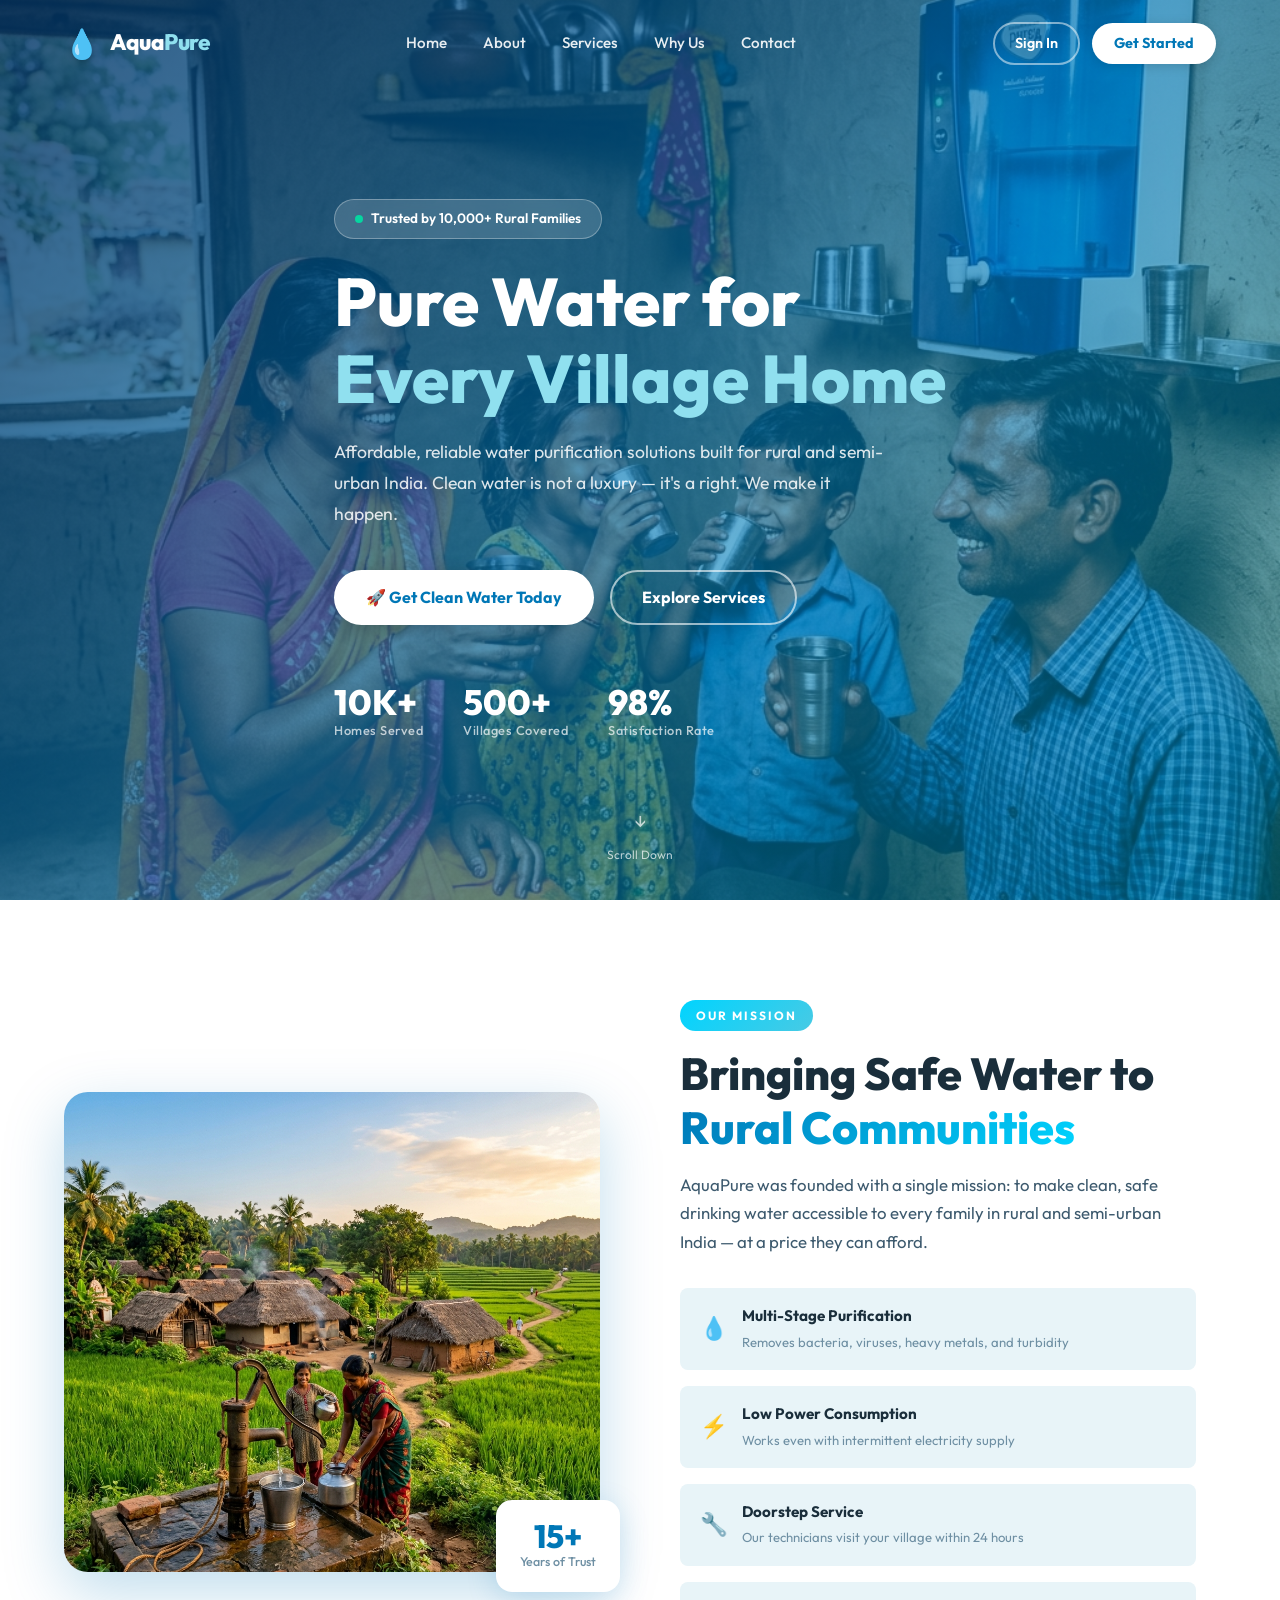
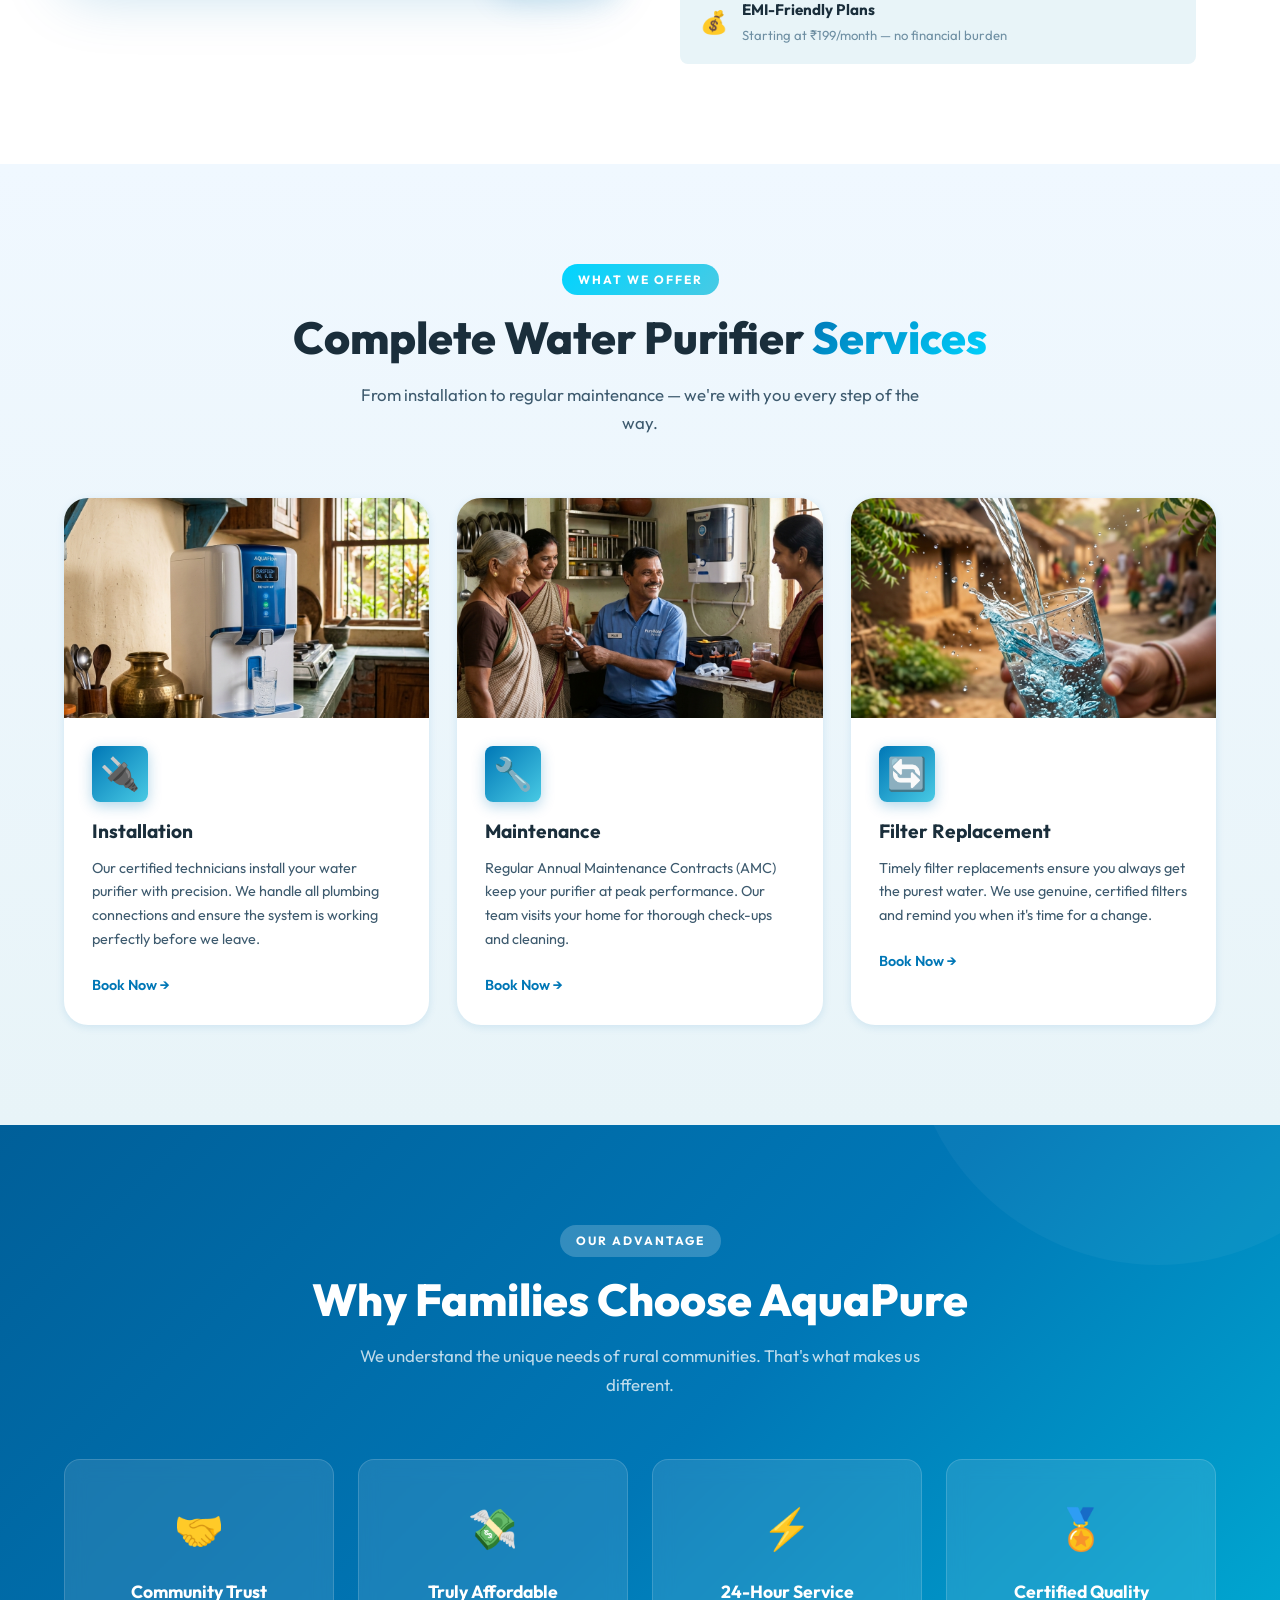
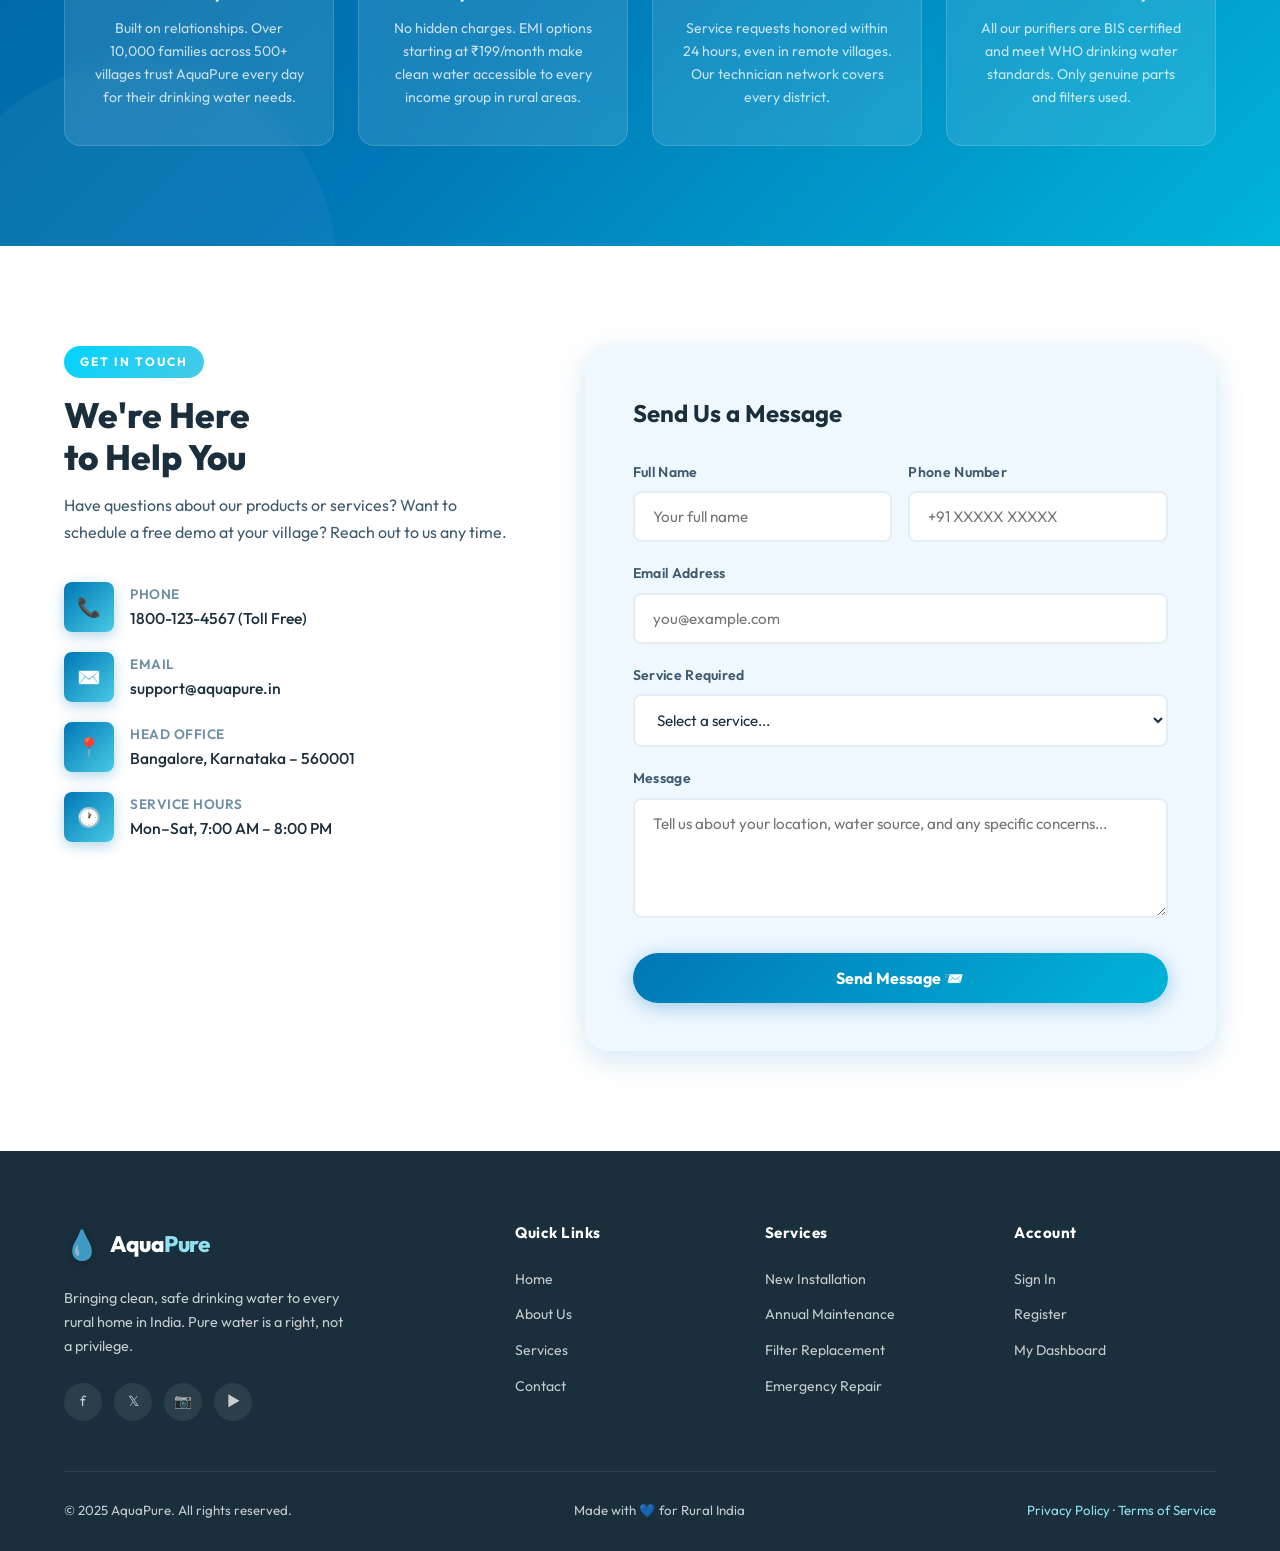
<file: dti-2/index.html>
<!DOCTYPE html>
<html lang="en">

<head>
  <meta charset="UTF-8" />
  <meta name="viewport" content="width=device-width, initial-scale=1.0" />
  <title>AquaPure – Pure Water for Every Rural Home</title>
  <meta name="description"
    content="AquaPure delivers affordable, clean drinking water solutions to rural and semi-urban families across India. Book installation, maintenance, and filter replacement services near you." />
  <meta name="keywords"
    content="water purifier, rural water, clean water, village water purifier, affordable water purifier India" />
  <link rel="stylesheet" href="css/styles.css" />
</head>

<body>

  <!-- ===== NAVBAR ===== -->
  <nav class="navbar" id="navbar" aria-label="Main navigation">
    <div class="nav-container">
      <a href="index.html" class="nav-logo" aria-label="AquaPure Home">
        <span class="nav-logo-icon">💧</span>
        <span class="nav-logo-text">Aqua<span>Pure</span></span>
      </a>

      <ul class="nav-links" role="list">
        <li><a href="index.html">Home</a></li>
        <li><a href="#about">About</a></li>
        <li><a href="services.html">Services</a></li>
        <li><a href="#why-us">Why Us</a></li>
        <li><a href="#contact">Contact</a></li>
      </ul>

      <div class="nav-actions">
        <a href="login.html" class="nav-login" id="nav-login-btn">Sign In</a>
        <a href="register.html" class="nav-register" id="nav-register-btn">Get Started</a>
      </div>

      <button class="hamburger" id="hamburger" aria-label="Toggle mobile menu" aria-expanded="false">
        <span></span><span></span><span></span>
      </button>
    </div>
  </nav>

  <!-- Mobile Nav -->
  <nav class="mobile-nav" id="mobile-nav" aria-label="Mobile navigation">
    <a href="index.html" class="mobile-nav-link">🏠 Home</a>
    <a href="#about" class="mobile-nav-link">🏡 About</a>
    <a href="services.html" class="mobile-nav-link">🔧 Services</a>
    <a href="#why-us" class="mobile-nav-link">⭐ Why Us</a>
    <a href="#contact" class="mobile-nav-link">📞 Contact</a>
    <div class="mobile-nav-actions">
      <a href="login.html" class="btn-secondary">Sign In</a>
      <a href="register.html" class="btn-primary">✨ Get Started</a>
    </div>
  </nav>
  <div class="overlay" id="overlay"></div>

  <!-- ===== HERO SECTION ===== -->
  <section class="hero" id="home" aria-label="Hero section">
    <div class="hero-bg" role="img" aria-label="Rural family drinking clean water"></div>
    <div class="container hero-content">
      <div class="hero-badge">
        <span class="dot"></span>
        Trusted by 10,000+ Rural Families
      </div>

      <h1>Pure Water for<span>Every Village Home</span></h1>

      <p class="hero-desc">
        Affordable, reliable water purification solutions built for rural and semi-urban India.
        Clean water is not a luxury — it's a right. We make it happen.
      </p>

      <div class="hero-actions">
        <a href="register.html" class="btn-primary" id="hero-cta-btn">🚀 Get Clean Water Today</a>
        <a href="#services" class="btn-secondary">Explore Services</a>
      </div>

      <div class="hero-stats">
        <div class="stat-item">
          <div class="stat-number">10K+</div>
          <div class="stat-label">Homes Served</div>
        </div>
        <div class="stat-item">
          <div class="stat-number">500+</div>
          <div class="stat-label">Villages Covered</div>
        </div>
        <div class="stat-item">
          <div class="stat-number">98%</div>
          <div class="stat-label">Satisfaction Rate</div>
        </div>
      </div>
    </div>

    <div class="scroll-indicator" aria-hidden="true">
      <span>↓</span> Scroll Down
    </div>
  </section>

  <!-- ===== ABOUT SECTION ===== -->
  <section class="about" id="about" aria-label="About AquaPure">
    <div class="container">
      <div class="about-grid">
        <div class="about-image-wrapper animate-on-scroll">
          <img src="images/village-water.png" alt="Peaceful Indian village with clean water source"
            class="about-image-main" loading="lazy" />
          <div class="about-image-badge">
            <div class="badge-number">15+</div>
            <div class="badge-label">Years of Trust</div>
          </div>
        </div>

        <div class="about-text animate-on-scroll">
          <span class="section-tag">Our Mission</span>
          <h2 class="section-title">
            Bringing Safe Water to<span> Rural Communities</span>
          </h2>
          <p class="section-subtitle">
            AquaPure was founded with a single mission: to make clean, safe drinking water accessible to every family in
            rural and semi-urban India — at a price they can afford.
          </p>

          <div class="about-features">
            <div class="feature-row">
              <span class="feat-icon">💧</span>
              <div class="feat-text">
                <strong>Multi-Stage Purification</strong>
                <span>Removes bacteria, viruses, heavy metals, and turbidity</span>
              </div>
            </div>
            <div class="feature-row">
              <span class="feat-icon">⚡</span>
              <div class="feat-text">
                <strong>Low Power Consumption</strong>
                <span>Works even with intermittent electricity supply</span>
              </div>
            </div>
            <div class="feature-row">
              <span class="feat-icon">🔧</span>
              <div class="feat-text">
                <strong>Doorstep Service</strong>
                <span>Our technicians visit your village within 24 hours</span>
              </div>
            </div>
            <div class="feature-row">
              <span class="feat-icon">💰</span>
              <div class="feat-text">
                <strong>EMI-Friendly Plans</strong>
                <span>Starting at ₹199/month — no financial burden</span>
              </div>
            </div>
          </div>
        </div>
      </div>
    </div>
  </section>

  <!-- ===== SERVICES SECTION ===== -->
  <section class="services" id="services" aria-label="Our services">
    <div class="container">
      <div class="services-header animate-on-scroll">
        <span class="section-tag">What We Offer</span>
        <h2 class="section-title">Complete Water Purifier <span>Services</span></h2>
        <p class="section-subtitle">From installation to regular maintenance — we're with you every step of the way.</p>
      </div>

      <div class="services-grid">
        <!-- Service 1 -->
        <div class="service-card animate-on-scroll" tabindex="0">
          <div class="service-image-wrap">
            <img src="images/purifier-device.png" alt="Water purifier installation service" class="service-image"
              loading="lazy" />
          </div>
          <div class="service-body">
            <div class="service-icon">🔌</div>
            <h3 class="service-title">Installation</h3>
            <p class="service-desc">
              Our certified technicians install your water purifier with precision. We handle all plumbing connections
              and ensure the system is working perfectly before we leave.
            </p>
            <a href="register.html" class="service-link">Book Now →</a>
          </div>
        </div>

        <!-- Service 2 -->
        <div class="service-card animate-on-scroll" tabindex="0">
          <div class="service-image-wrap">
            <img src="images/technician-service.png" alt="Water purifier maintenance service" class="service-image"
              loading="lazy" />
          </div>
          <div class="service-body">
            <div class="service-icon">🔧</div>
            <h3 class="service-title">Maintenance</h3>
            <p class="service-desc">
              Regular Annual Maintenance Contracts (AMC) keep your purifier at peak performance. Our team visits your
              home for thorough check-ups and cleaning.
            </p>
            <a href="register.html" class="service-link">Book Now →</a>
          </div>
        </div>

        <!-- Service 3 -->
        <div class="service-card animate-on-scroll" tabindex="0">
          <div class="service-image-wrap">
            <img src="images/clean-water.png" alt="Water filter replacement service" class="service-image"
              loading="lazy" />
          </div>
          <div class="service-body">
            <div class="service-icon">🔄</div>
            <h3 class="service-title">Filter Replacement</h3>
            <p class="service-desc">
              Timely filter replacements ensure you always get the purest water. We use genuine, certified filters and
              remind you when it's time for a change.
            </p>
            <a href="register.html" class="service-link">Book Now →</a>
          </div>
        </div>
      </div>
    </div>
  </section>

  <!-- ===== WHY CHOOSE US ===== -->
  <section class="why-us" id="why-us" aria-label="Why choose AquaPure">
    <div class="container">
      <div class="why-us-header animate-on-scroll">
        <span class="section-tag">Our Advantage</span>
        <h2 class="section-title">Why Families Choose AquaPure</h2>
        <p class="section-subtitle">We understand the unique needs of rural communities. That's what makes us different.
        </p>
      </div>

      <div class="why-grid">
        <div class="why-card animate-on-scroll">
          <span class="why-card-icon">🤝</span>
          <h3>Community Trust</h3>
          <p>Built on relationships. Over 10,000 families across 500+ villages trust AquaPure every day for their
            drinking water needs.</p>
        </div>
        <div class="why-card animate-on-scroll">
          <span class="why-card-icon">💸</span>
          <h3>Truly Affordable</h3>
          <p>No hidden charges. EMI options starting at ₹199/month make clean water accessible to every income group in
            rural areas.</p>
        </div>
        <div class="why-card animate-on-scroll">
          <span class="why-card-icon">⚡</span>
          <h3>24-Hour Service</h3>
          <p>Service requests honored within 24 hours, even in remote villages. Our technician network covers every
            district.</p>
        </div>
        <div class="why-card animate-on-scroll">
          <span class="why-card-icon">🏅</span>
          <h3>Certified Quality</h3>
          <p>All our purifiers are BIS certified and meet WHO drinking water standards. Only genuine parts and filters
            used.</p>
        </div>
      </div>
    </div>
  </section>

  <!-- ===== CONTACT SECTION ===== -->
  <section class="contact" id="contact" aria-label="Contact AquaPure">
    <div class="container">
      <div class="contact-grid">
        <div class="contact-info animate-on-scroll">
          <span class="section-tag">Get In Touch</span>
          <h2>We're Here<br>to Help You</h2>
          <p>Have questions about our products or services? Want to schedule a free demo at your village? Reach out to
            us any time.</p>

          <div class="contact-details">
            <div class="contact-item">
              <div class="contact-item-icon">📞</div>
              <div class="contact-item-text">
                <strong>Phone</strong>
                <span>1800-123-4567 (Toll Free)</span>
              </div>
            </div>
            <div class="contact-item">
              <div class="contact-item-icon">✉️</div>
              <div class="contact-item-text">
                <strong>Email</strong>
                <span>support@aquapure.in</span>
              </div>
            </div>
            <div class="contact-item">
              <div class="contact-item-icon">📍</div>
              <div class="contact-item-text">
                <strong>Head Office</strong>
                <span>Bangalore, Karnataka – 560001</span>
              </div>
            </div>
            <div class="contact-item">
              <div class="contact-item-icon">🕐</div>
              <div class="contact-item-text">
                <strong>Service Hours</strong>
                <span>Mon–Sat, 7:00 AM – 8:00 PM</span>
              </div>
            </div>
          </div>
        </div>

        <div class="contact-form-wrap animate-on-scroll">
          <h3>Send Us a Message</h3>
          <form id="contact-form" novalidate>
            <div class="form-row">
              <div class="form-group">
                <label for="contact-name">Full Name</label>
                <input type="text" id="contact-name" name="name" placeholder="Your full name" required />
              </div>
              <div class="form-group">
                <label for="contact-phone">Phone Number</label>
                <input type="tel" id="contact-phone" name="phone" placeholder="+91 XXXXX XXXXX" required />
              </div>
            </div>
            <div class="form-group">
              <label for="contact-email">Email Address</label>
              <input type="email" id="contact-email" name="email" placeholder="you@example.com" required />
            </div>
            <div class="form-group">
              <label for="contact-service">Service Required</label>
              <select id="contact-service" name="service" required>
                <option value="">Select a service...</option>
                <option>New Installation</option>
                <option>Annual Maintenance</option>
                <option>Filter Replacement</option>
                <option>Emergency Repair</option>
                <option>Product Enquiry</option>
              </select>
            </div>
            <div class="form-group">
              <label for="contact-message">Message</label>
              <textarea id="contact-message" name="message"
                placeholder="Tell us about your location, water source, and any specific concerns..."
                rows="4"></textarea>
            </div>
            <button type="submit" class="btn-primary form-submit" id="contact-submit-btn">
              Send Message 📨
            </button>
          </form>
          <div class="form-success" id="form-success-msg">
            <div class="success-icon">✅</div>
            <h4>Message Sent!</h4>
            <p>We'll get back to you within 24 hours.</p>
          </div>
        </div>
      </div>
    </div>
  </section>

  <!-- ===== FOOTER ===== -->
  <footer class="footer" aria-label="Site footer">
    <div class="container">
      <div class="footer-grid">
        <div class="footer-brand">
          <div class="nav-logo">
            <span class="nav-logo-icon">💧</span>
            <span class="nav-logo-text">Aqua<span>Pure</span></span>
          </div>
          <p>Bringing clean, safe drinking water to every rural home in India. Pure water is a right, not a privilege.
          </p>
          <div class="footer-socials">
            <div class="social-btn" aria-label="Facebook">f</div>
            <div class="social-btn" aria-label="Twitter">𝕏</div>
            <div class="social-btn" aria-label="Instagram">📷</div>
            <div class="social-btn" aria-label="YouTube">▶</div>
          </div>
        </div>

        <div class="footer-col">
          <h4>Quick Links</h4>
          <ul>
            <li><a href="index.html">Home</a></li>
            <li><a href="#about">About Us</a></li>
            <li><a href="services.html">Services</a></li>
            <li><a href="#contact">Contact</a></li>
          </ul>
        </div>

        <div class="footer-col">
          <h4>Services</h4>
          <ul>
            <li><a href="register.html">New Installation</a></li>
            <li><a href="register.html">Annual Maintenance</a></li>
            <li><a href="register.html">Filter Replacement</a></li>
            <li><a href="register.html">Emergency Repair</a></li>
          </ul>
        </div>

        <div class="footer-col">
          <h4>Account</h4>
          <ul>
            <li><a href="login.html">Sign In</a></li>
            <li><a href="register.html">Register</a></li>
            <li><a href="dashboard.html">My Dashboard</a></li>
          </ul>
        </div>
      </div>

      <div class="footer-bottom">
        <span>© 2025 AquaPure. All rights reserved.</span>
        <span>Made with 💙 for Rural India</span>
        <span><a href="#">Privacy Policy</a> · <a href="#">Terms of Service</a></span>
      </div>
    </div>
  </footer>

  <script src="js/main.js"></script>
</body>

</html>
</file>
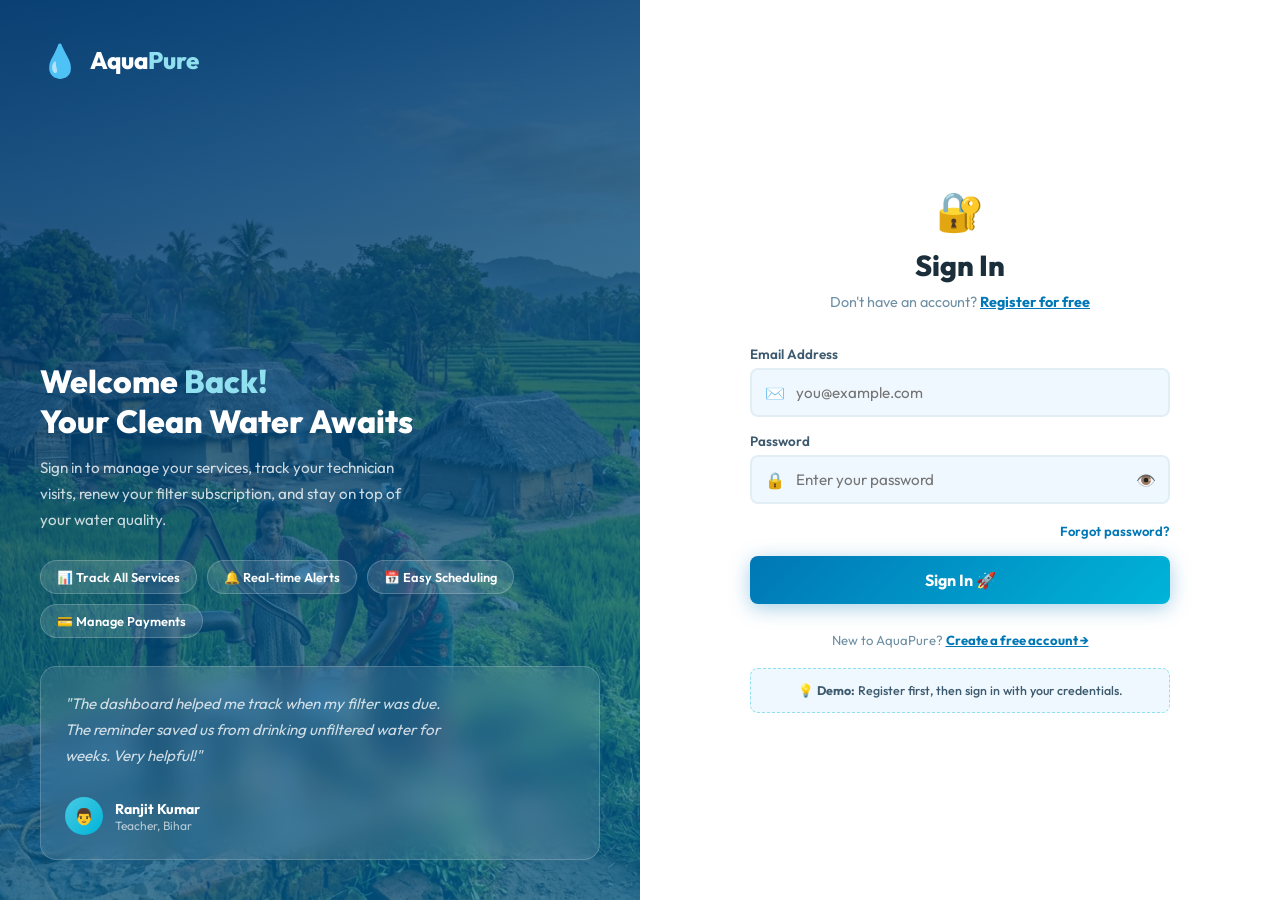
<file: dti-2/dashboard.html>
<!DOCTYPE html>
<html lang="en">
<head>
  <meta charset="UTF-8" />
  <meta name="viewport" content="width=device-width, initial-scale=1.0" />
  <title>Dashboard – AquaPure | Manage Your Services</title>
  <meta name="description" content="Manage your AquaPure water purifier services from your personal dashboard. Book services, track history, and manage your account." />
  <link rel="stylesheet" href="css/dashboard.css" />
</head>
<body>

  <div class="dashboard-layout">

    <!-- ===== SIDEBAR ===== -->
    <aside class="sidebar" id="sidebar" aria-label="Dashboard sidebar">
      <!-- Logo -->
      <div class="sidebar-logo">
        <span class="sidebar-logo-icon">💧</span>
        <span class="sidebar-logo-text">Aqua<span>Pure</span></span>
      </div>

      <!-- User Info -->
      <div class="sidebar-user">
        <div class="user-avatar" id="sidebar-avatar">A</div>
        <div class="user-info-text">
          <div class="user-greeting">Good Day,</div>
          <div class="user-name" id="sidebar-username">Loading...</div>
        </div>
      </div>

      <!-- Navigation -->
      <nav class="sidebar-nav" aria-label="Dashboard navigation">
        <span class="sidebar-label">Main Menu</span>
        <a href="#" class="sidebar-link active" id="nav-overview">
          <span class="link-icon">🏠</span> Overview
        </a>
        <a href="#" class="sidebar-link" id="nav-services-link">
          <span class="link-icon">🔧</span> My Services
          <span class="link-badge">3</span>
        </a>
        <a href="#" class="sidebar-link" id="nav-book">
          <span class="link-icon">📅</span> Book Service
        </a>
        <a href="#" class="sidebar-link" id="nav-history">
          <span class="link-icon">📋</span> Service History
        </a>

        <span class="sidebar-label">Account</span>
        <a href="#" class="sidebar-link" id="nav-profile">
          <span class="link-icon">👤</span> My Profile
        </a>
        <a href="#" class="sidebar-link" id="nav-notifications">
          <span class="link-icon">🔔</span> Notifications
        </a>
      </nav>

      <!-- Logout -->
      <div class="sidebar-bottom">
        <button class="sidebar-logout" id="logout-btn" aria-label="Logout">
          <span class="link-icon">🚪</span> Sign Out
        </button>
      </div>
    </aside>

    <!-- ===== MAIN CONTENT ===== -->
    <div class="main-content">

      <!-- Top Header -->
      <header class="dash-header" aria-label="Dashboard header">
        <div class="dash-header-left">
          <button class="menu-toggle" id="menu-toggle" aria-label="Toggle sidebar">☰</button>
          <div class="dash-breadcrumb">
            Dashboard / <span>Overview</span>
          </div>
        </div>
        <div class="dash-header-right">
          <button class="notification-btn" id="notif-btn" aria-label="Notifications">
            🔔
            <span class="notif-dot"></span>
          </button>
          <div class="header-user" id="header-user-btn">
            <div class="header-avatar" id="header-avatar">A</div>
            <span class="header-user-name" id="header-username">Loading...</span>
          </div>
        </div>
      </header>

      <!-- Dashboard Body -->
      <main class="dash-body" aria-label="Dashboard content">

        <!-- ===== PANEL: OVERVIEW (default) ===== -->
        <div class="dash-panel" id="panel-overview">

          <!-- Welcome Banner -->
          <div class="welcome-banner">
            <div class="welcome-text">
              <div class="welcome-greeting">Welcome back 👋</div>
              <div class="welcome-name">Hello, <span id="welcome-name">User</span>!</div>
              <div class="welcome-sub">Your water purifier is running perfectly. Last check: today.</div>
            </div>
            <div class="welcome-action">
              <button class="book-service-btn" id="book-service-main-btn">
                📅 Book a Service
              </button>
            </div>
          </div>

          <!-- Stats Row -->
          <div class="stats-row">
            <div class="stat-card">
              <div class="stat-card-icon blue">💧</div>
              <div class="stat-card-info">
                <div class="stat-val">3</div>
                <div class="stat-lbl">Active Services</div>
              </div>
            </div>
            <div class="stat-card">
              <div class="stat-card-icon green">✅</div>
              <div class="stat-card-info">
                <div class="stat-val">12</div>
                <div class="stat-lbl">Services Completed</div>
              </div>
            </div>
            <div class="stat-card">
              <div class="stat-card-icon yellow">⏰</div>
              <div class="stat-card-info">
                <div class="stat-val">45</div>
                <div class="stat-lbl">Days to Filter Change</div>
              </div>
            </div>
            <div class="stat-card">
              <div class="stat-card-icon purple">⭐</div>
              <div class="stat-card-info">
                <div class="stat-val">4.9</div>
                <div class="stat-lbl">Your Rating</div>
              </div>
            </div>
          </div>

          <!-- Main Dashboard Grid -->
          <div class="dash-grid">

            <!-- Services Available Card -->
            <div class="dash-card">
              <div class="dash-card-header">
                <h2 class="dash-card-title">Available Services</h2>
                <span class="dash-card-action" id="view-all-services">View All →</span>
              </div>
              <div class="dash-card-body">
                <div class="service-item">
                  <div class="service-item-icon si-blue">🔌</div>
                  <div class="service-item-info">
                    <div class="service-item-name">New Installation</div>
                    <div class="service-item-desc">Professional setup by certified technician</div>
                  </div>
                  <button class="service-item-action" onclick="openBookingModal('New Installation')">Book</button>
                </div>
                <div class="service-item">
                  <div class="service-item-icon si-green">🔧</div>
                  <div class="service-item-info">
                    <div class="service-item-name">Annual Maintenance</div>
                    <div class="service-item-desc">Complete AMC check and cleaning service</div>
                  </div>
                  <button class="service-item-action" onclick="openBookingModal('Annual Maintenance')">Book</button>
                </div>
                <div class="service-item">
                  <div class="service-item-icon si-orange">🔄</div>
                  <div class="service-item-info">
                    <div class="service-item-name">Filter Replacement</div>
                    <div class="service-item-desc">Genuine certified filters, installed same day</div>
                  </div>
                  <button class="service-item-action" onclick="openBookingModal('Filter Replacement')">Book</button>
                </div>
                <div class="service-item">
                  <div class="service-item-icon si-blue" style="background: linear-gradient(135deg, #dc2626, #f87171);">🚨</div>
                  <div class="service-item-info">
                    <div class="service-item-name">Emergency Repair</div>
                    <div class="service-item-desc">Priority response within 4 hours</div>
                  </div>
                  <button class="service-item-action" onclick="openBookingModal('Emergency Repair')">Book</button>
                </div>
              </div>
            </div>

            <!-- User Info Card -->
            <div class="dash-card">
              <div class="dash-card-header">
                <h2 class="dash-card-title">My Account</h2>
                <span class="dash-card-action" id="edit-profile-btn">Edit →</span>
              </div>
              <div class="user-info-card">
                <div class="user-info-avatar" id="profile-avatar">A</div>
                <div class="user-info-fullname" id="profile-name">Loading...</div>
                <div class="user-info-email" id="profile-email">loading@email.com</div>
                <div class="user-info-tag">✅ Verified Member</div>
                <div class="user-details-list">
                  <div class="user-detail-row">
                    <span class="detail-icon">📞</span>
                    <span class="detail-label">Phone</span>
                    <span class="detail-val" id="profile-phone">–</span>
                  </div>
                  <div class="user-detail-row">
                    <span class="detail-icon">🗓️</span>
                    <span class="detail-label">Member Since</span>
                    <span class="detail-val" id="profile-joined">–</span>
                  </div>
                  <div class="user-detail-row">
                    <span class="detail-icon">🌍</span>
                    <span class="detail-label">Plan</span>
                    <span class="detail-val">Rural Basic</span>
                  </div>
                  <div class="user-detail-row">
                    <span class="detail-icon">⭐</span>
                    <span class="detail-label">Status</span>
                    <span class="detail-val" style="color:#059669;">Active</span>
                  </div>
                </div>
              </div>
            </div>
          </div>

          <!-- Banner Image Row -->
          <div class="banner-row">
            <div class="banner-card">
              <img src="images/hero-family.png" alt="Happy rural family with clean water" loading="lazy" />
              <div class="banner-card-overlay">
                <div class="banner-card-title">Happy Customers</div>
                <div class="banner-card-sub">10,000+ rural families served</div>
              </div>
            </div>
            <div class="banner-card">
              <img src="images/technician-service.png" alt="Technician servicing water purifier" loading="lazy" />
              <div class="banner-card-overlay">
                <div class="banner-card-title">Expert Technicians</div>
                <div class="banner-card-sub">Certified, trained professionals</div>
              </div>
            </div>
            <div class="banner-card">
              <img src="images/clean-water.png" alt="Pure clean drinking water" loading="lazy" />
              <div class="banner-card-overlay">
                <div class="banner-card-title">Pure Water</div>
                <div class="banner-card-sub">WHO-compliant water quality</div>
              </div>
            </div>
          </div>

        </div><!-- /panel-overview -->

        <!-- ===== PANEL: MY SERVICES ===== -->
        <div class="dash-panel" id="panel-services" style="display:none;">
          <div class="panel-page-header">
            <h1 class="panel-page-title">🔧 My Services</h1>
            <button class="book-service-btn" id="book-service-panel-btn" style="font-size:0.9rem;padding:11px 22px;">📅 Book New Service</button>
          </div>

          <div class="dash-card" style="margin-bottom:24px;">
            <div class="dash-card-header">
              <h2 class="dash-card-title">Available Services</h2>
            </div>
            <div class="dash-card-body">
              <div class="service-item">
                <div class="service-item-icon si-blue">🔌</div>
                <div class="service-item-info">
                  <div class="service-item-name">New Installation</div>
                  <div class="service-item-desc">Professional setup by certified technician – same-day in most areas</div>
                </div>
                <button class="service-item-action" onclick="openBookingModal('New Installation')">Book</button>
              </div>
              <div class="service-item">
                <div class="service-item-icon si-green">🔧</div>
                <div class="service-item-info">
                  <div class="service-item-name">Annual Maintenance (AMC)</div>
                  <div class="service-item-desc">Scheduled home visits, deep cleaning &amp; performance tuning</div>
                </div>
                <button class="service-item-action" onclick="openBookingModal('Annual Maintenance')">Book</button>
              </div>
              <div class="service-item">
                <div class="service-item-icon si-orange">🔄</div>
                <div class="service-item-info">
                  <div class="service-item-name">Filter Replacement</div>
                  <div class="service-item-desc">Genuine BIS-certified filters replaced with purity test</div>
                </div>
                <button class="service-item-action" onclick="openBookingModal('Filter Replacement')">Book</button>
              </div>
              <div class="service-item">
                <div class="service-item-icon" style="background:linear-gradient(135deg,#0369a1,#38bdf8);">🧪</div>
                <div class="service-item-info">
                  <div class="service-item-name">Water Quality Testing</div>
                  <div class="service-item-desc">WHO-standard 20-parameter test with digital report in 48 hrs</div>
                </div>
                <button class="service-item-action" onclick="openBookingModal('Water Quality Testing')">Book</button>
              </div>
              <div class="service-item">
                <div class="service-item-icon" style="background:linear-gradient(135deg,#dc2626,#f87171);">🚨</div>
                <div class="service-item-info">
                  <div class="service-item-name">Emergency Repair</div>
                  <div class="service-item-desc">24-hour response guarantee, even in remote areas</div>
                </div>
                <button class="service-item-action" onclick="openBookingModal('Emergency Repair')">Book</button>
              </div>
              <div class="service-item">
                <div class="service-item-icon" style="background:linear-gradient(135deg,#7c3aed,#a78bfa);">🤝</div>
                <div class="service-item-info">
                  <div class="service-item-name">Community / Village Program</div>
                  <div class="service-item-desc">Bulk installations &amp; NGO partnerships for panchayats</div>
                </div>
                <button class="service-item-action" onclick="openBookingModal('Community Program')">Enquire</button>
              </div>
            </div>
          </div>
        </div><!-- /panel-services -->

        <!-- ===== PANEL: SERVICE HISTORY ===== -->
        <div class="dash-panel" id="panel-history" style="display:none;">
          <div class="panel-page-header">
            <h1 class="panel-page-title">📋 Service History</h1>
          </div>
          <div class="dash-card">
            <div class="dash-card-header">
              <h2 class="dash-card-title">Your Booking History</h2>
              <span class="dash-card-action" id="refresh-history-btn">Refresh ↻</span>
            </div>
            <div class="dash-card-body" id="history-list">
              <!-- Populated by JS -->
              <p style="color:var(--text-light);text-align:center;padding:24px 0;">Loading history...</p>
            </div>
          </div>
        </div><!-- /panel-history -->

        <!-- ===== PANEL: PROFILE ===== -->
        <div class="dash-panel" id="panel-profile" style="display:none;">
          <div class="panel-page-header">
            <h1 class="panel-page-title">👤 My Profile</h1>
          </div>
          <div class="dash-grid" style="grid-template-columns:1fr 1.4fr;">
            <div class="dash-card">
              <div class="dash-card-header"><h2 class="dash-card-title">Account Details</h2></div>
              <div class="user-info-card">
                <div class="user-info-avatar" id="profile-avatar-full" style="width:88px;height:88px;font-size:2.2rem;">A</div>
                <div class="user-info-fullname" id="profile-name-full">Loading...</div>
                <div class="user-info-email" id="profile-email-full">loading@email.com</div>
                <div class="user-info-tag">✅ Verified Member</div>
                <div class="user-details-list">
                  <div class="user-detail-row">
                    <span class="detail-icon">📞</span>
                    <span class="detail-label">Phone</span>
                    <span class="detail-val" id="profile-phone-full">–</span>
                  </div>
                  <div class="user-detail-row">
                    <span class="detail-icon">🗓️</span>
                    <span class="detail-label">Member Since</span>
                    <span class="detail-val" id="profile-joined-full">–</span>
                  </div>
                  <div class="user-detail-row">
                    <span class="detail-icon">🌍</span>
                    <span class="detail-label">Plan</span>
                    <span class="detail-val">Rural Basic</span>
                  </div>
                  <div class="user-detail-row">
                    <span class="detail-icon">⭐</span>
                    <span class="detail-label">Status</span>
                    <span class="detail-val" style="color:#059669;">Active</span>
                  </div>
                </div>
              </div>
            </div>
            <div class="dash-card">
              <div class="dash-card-header"><h2 class="dash-card-title">Account Settings</h2></div>
              <div class="dash-card-body">
                <div style="display:flex;flex-direction:column;gap:16px;">
                  <div class="user-detail-row" style="flex-direction:column;align-items:flex-start;gap:8px;">
                    <span style="font-size:0.82rem;font-weight:700;color:var(--text-light);">FULL NAME</span>
                    <span id="settings-name" style="font-size:1rem;font-weight:600;color:var(--text-dark);">–</span>
                  </div>
                  <div class="user-detail-row" style="flex-direction:column;align-items:flex-start;gap:8px;">
                    <span style="font-size:0.82rem;font-weight:700;color:var(--text-light);">EMAIL ADDRESS</span>
                    <span id="settings-email" style="font-size:1rem;font-weight:600;color:var(--text-dark);">–</span>
                  </div>
                  <div class="user-detail-row" style="flex-direction:column;align-items:flex-start;gap:8px;">
                    <span style="font-size:0.82rem;font-weight:700;color:var(--text-light);">PHONE NUMBER</span>
                    <span id="settings-phone" style="font-size:1rem;font-weight:600;color:var(--text-dark);">–</span>
                  </div>
                  <div style="padding-top:12px;border-top:1px solid var(--light-bg);display:flex;gap:12px;flex-wrap:wrap;">
                    <button class="book-service-btn" id="change-password-btn" style="background:var(--off-white);color:var(--primary);box-shadow:none;border:2px solid var(--primary);font-size:0.88rem;padding:10px 20px;">🔒 Change Password</button>
                    <button class="book-service-btn" id="logout-profile-btn" style="background:linear-gradient(135deg,#ef4444,#f87171);font-size:0.88rem;padding:10px 20px;">🚪 Sign Out</button>
                  </div>
                </div>
              </div>
            </div>
          </div>
        </div><!-- /panel-profile -->

        <!-- ===== PANEL: NOTIFICATIONS ===== -->
        <div class="dash-panel" id="panel-notifications" style="display:none;">
          <div class="panel-page-header">
            <h1 class="panel-page-title">🔔 Notifications</h1>
          </div>
          <div class="dash-card">
            <div class="dash-card-header"><h2 class="dash-card-title">Recent Notifications</h2></div>
            <div class="dash-card-body" id="notifications-list">
              <!-- Populated by JS -->
            </div>
          </div>
        </div><!-- /panel-notifications -->

      </main>
    </div>
  </div>

  <!-- ===== BOOKING MODAL ===== -->
  <div class="modal-overlay" id="booking-modal" role="dialog" aria-modal="true" aria-labelledby="modal-title">
    <div class="modal-box">
      <div class="modal-header">
        <h2 class="modal-title" id="modal-title">Book a Service</h2>
        <button class="modal-close" id="modal-close-btn" aria-label="Close modal">✕</button>
      </div>
      <form class="modal-form" id="booking-form">
        <div>
          <label for="modal-service">Service Type</label>
          <select id="modal-service">
            <option>New Installation</option>
            <option>Annual Maintenance</option>
            <option>Filter Replacement</option>
            <option>Emergency Repair</option>
          </select>
        </div>
        <div>
          <label for="modal-date">Preferred Date</label>
          <input type="date" id="modal-date" min="" />
        </div>
        <div>
          <label for="modal-time">Preferred Time</label>
          <select id="modal-time">
            <option>9:00 AM – 11:00 AM</option>
            <option>11:00 AM – 1:00 PM</option>
            <option>2:00 PM – 4:00 PM</option>
            <option>4:00 PM – 6:00 PM</option>
          </select>
        </div>
        <div>
          <label for="modal-address">Service Address</label>
          <textarea id="modal-address" placeholder="Enter your complete village/town address..."></textarea>
        </div>
        <div class="modal-actions">
          <button type="button" class="modal-cancel" id="modal-cancel-btn">Cancel</button>
          <button type="submit" class="modal-submit">Confirm Booking ✅</button>
        </div>
      </form>
    </div>
  </div>

  <!-- Toast -->
  <div class="toast" id="toast" role="status" aria-live="polite"></div>

  <script src="js/dashboard.js"></script>
</body>
</html>
</file>
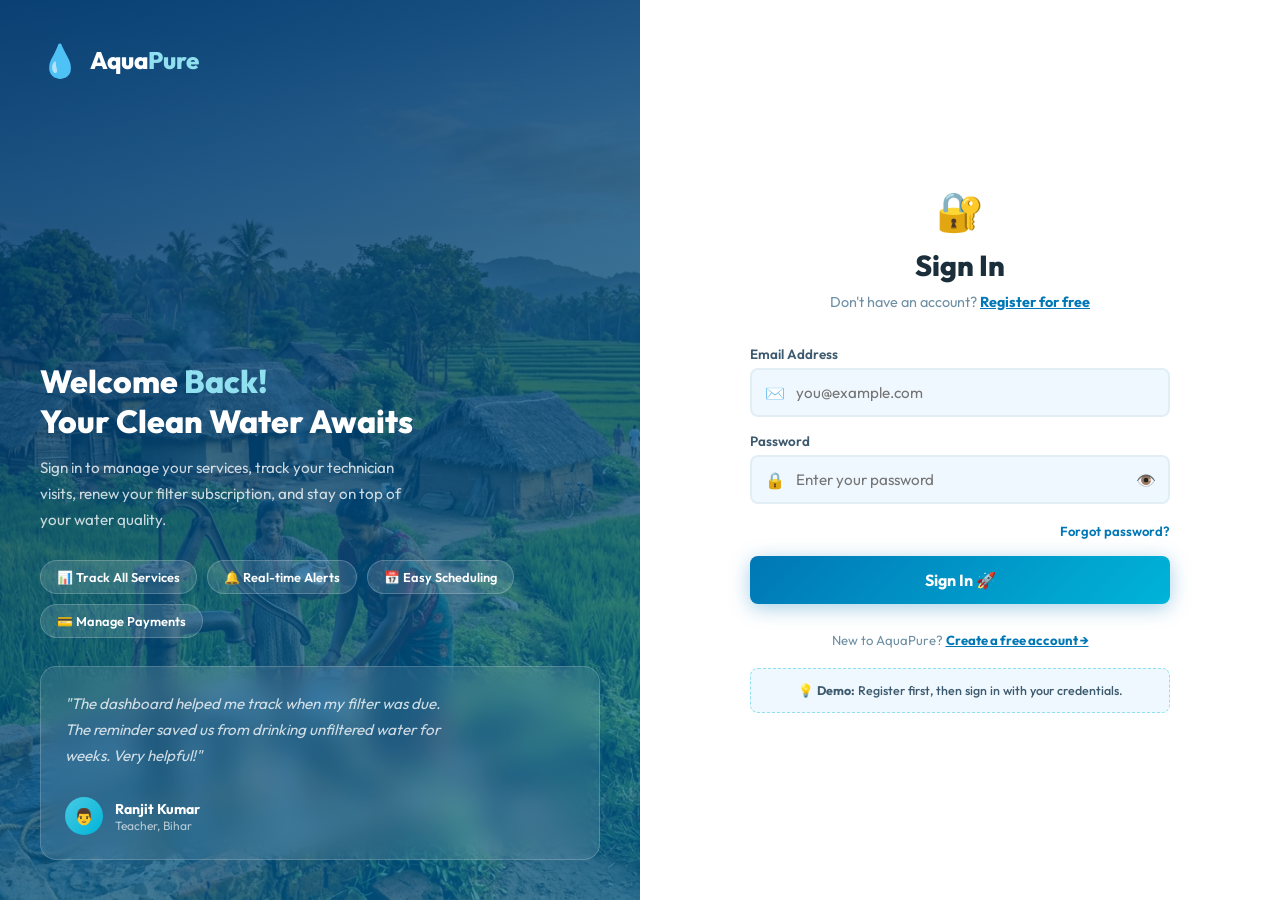
<file: dti-2/login.html>
<!DOCTYPE html>
<html lang="en">
<head>
  <meta charset="UTF-8" />
  <meta name="viewport" content="width=device-width, initial-scale=1.0" />
  <title>Sign In – AquaPure | Your Water, Your Dashboard</title>
  <meta name="description" content="Sign in to your AquaPure account to manage your water purifier services, track bookings, and access your dashboard." />
  <link rel="stylesheet" href="css/auth.css" />
</head>
<body>

  <div class="auth-wrapper">

    <!-- ===== LEFT VISUAL PANEL ===== -->
    <aside class="auth-visual" aria-label="Sign in benefits panel">
      <div class="auth-visual-content">
        <a href="index.html" class="auth-logo" aria-label="Go to AquaPure homepage">
          <span class="auth-logo-icon">💧</span>
          <span class="auth-logo-text">Aqua<span>Pure</span></span>
        </a>

        <div class="auth-tagline">
          <h2>Welcome<span> Back!</span><br>Your Clean Water Awaits</h2>
          <p>
            Sign in to manage your services, track your technician visits, renew your filter subscription, and stay on top of your water quality.
          </p>

          <div class="auth-badges">
            <span class="auth-badge">📊 Track All Services</span>
            <span class="auth-badge">🔔 Real-time Alerts</span>
            <span class="auth-badge">📅 Easy Scheduling</span>
            <span class="auth-badge">💳 Manage Payments</span>
          </div>

          <div class="auth-testimonial">
            <p class="testimonial-text">
              "The dashboard helped me track when my filter was due. The reminder saved us from drinking unfiltered water for weeks. Very helpful!"
            </p>
            <div class="testimonial-author">
              <div class="testimonial-avatar">👨</div>
              <div>
                <div class="author-name">Ranjit Kumar</div>
                <div class="author-place">Teacher, Bihar</div>
              </div>
            </div>
          </div>
        </div>
      </div>
    </aside>

    <!-- ===== RIGHT FORM PANEL ===== -->
    <main class="auth-form-panel" aria-label="Login form">
      <div class="auth-form-inner">

        <div class="auth-form-header">
          <span class="form-icon">🔐</span>
          <h1>Sign In</h1>
          <p>Don't have an account? <a href="register.html">Register for free</a></p>
        </div>

        <!-- Alert -->
        <div class="auth-alert" id="login-alert" role="alert" aria-live="polite">
          <span>⚠️</span>
          <span id="login-alert-msg"></span>
        </div>

        <form class="auth-form" id="login-form" novalidate>

          <!-- Email -->
          <div class="form-group">
            <label for="login-email">Email Address</label>
            <div class="input-wrap">
              <span class="input-icon">✉️</span>
              <input
                type="email"
                id="login-email"
                name="email"
                placeholder="you@example.com"
                autocomplete="email"
                required
              />
            </div>
            <span class="field-msg" id="login-email-msg"></span>
          </div>

          <!-- Password -->
          <div class="form-group">
            <label for="login-password">Password</label>
            <div class="input-wrap">
              <span class="input-icon">🔒</span>
              <input
                type="password"
                id="login-password"
                name="password"
                placeholder="Enter your password"
                autocomplete="current-password"
                required
              />
              <button type="button" class="password-toggle" id="toggle-login-pass" aria-label="Toggle password visibility">👁️</button>
            </div>
            <span class="field-msg" id="login-pass-msg"></span>
          </div>

          <div class="forgot-link">
            <a href="#">Forgot password?</a>
          </div>

          <!-- Submit -->
          <button type="submit" class="auth-submit-btn" id="login-submit-btn">
            <span id="login-btn-text">Sign In 🚀</span>
            <span class="btn-spinner" id="login-spinner"></span>
          </button>

        </form>

        <div style="margin-top: 28px; text-align: center; font-size: 0.82rem; color: #6e8fa3;">
          <p>New to AquaPure? <a href="register.html" style="color:#0077b6; font-weight:700;">Create a free account →</a></p>
        </div>

        <!-- Demo Hint -->
        <div style="margin-top: 20px; padding: 14px; background:#f0f8ff; border-radius: 8px; border: 1px dashed #90e0ef; text-align: center;">
          <p style="font-size: 0.78rem; color: #3d5a6e; font-weight: 500;">
            💡 <strong>Demo:</strong> Register first, then sign in with your credentials.
          </p>
        </div>

      </div>
    </main>

  </div>

  <script src="js/auth.js"></script>
</body>
</html>
</file>
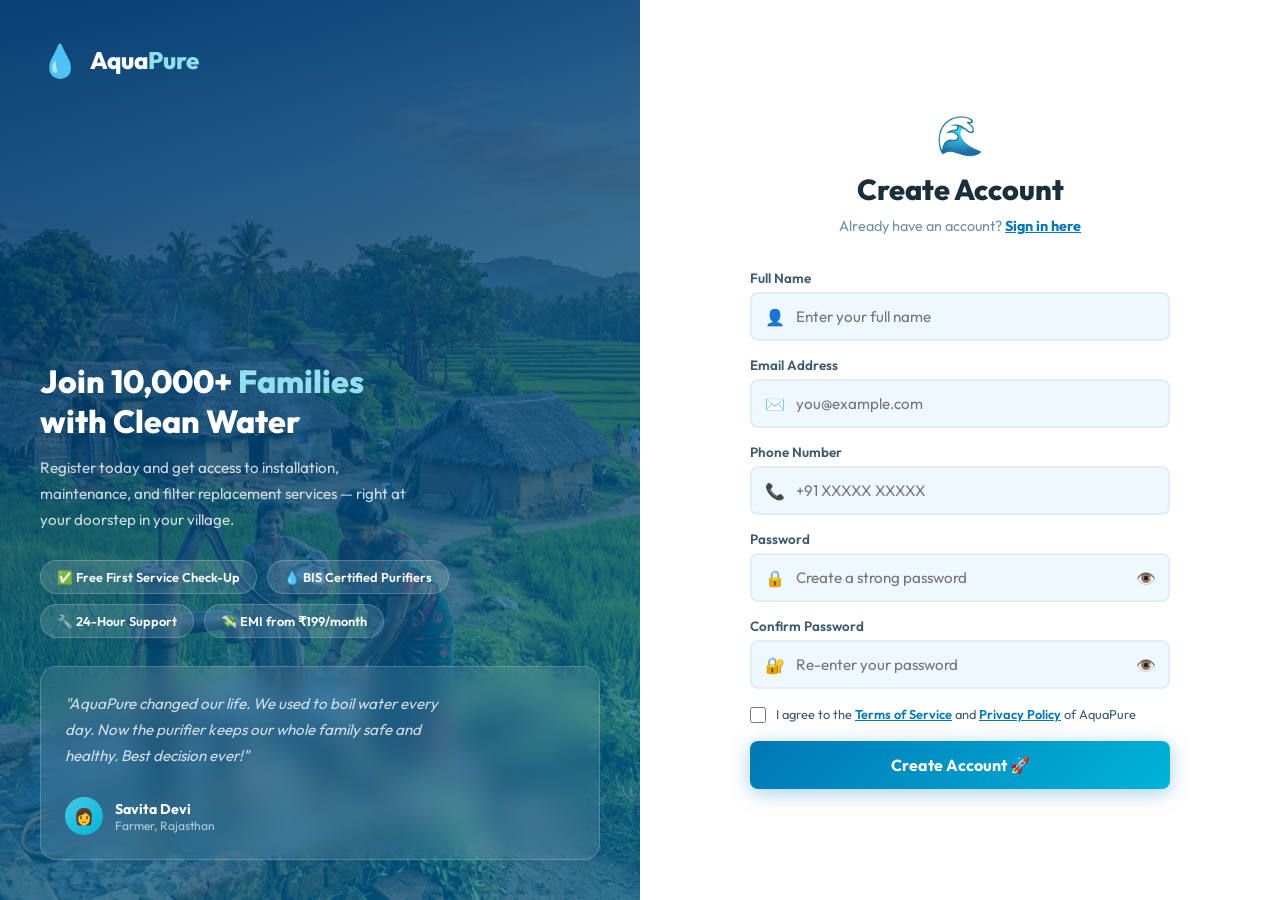
<file: dti-2/register.html>
<!DOCTYPE html>
<html lang="en">
<head>
  <meta charset="UTF-8" />
  <meta name="viewport" content="width=device-width, initial-scale=1.0" />
  <title>Register – AquaPure | Create Your Account</title>
  <meta name="description" content="Create your AquaPure account to book water purifier installation, maintenance, and filter replacement services in your village." />
  <link rel="stylesheet" href="css/auth.css" />
</head>
<body>

  <div class="auth-wrapper">

    <!-- ===== LEFT VISUAL PANEL ===== -->
    <aside class="auth-visual" aria-label="Registration benefits panel">
      <div class="auth-visual-content">
        <a href="index.html" class="auth-logo" aria-label="Go to AquaPure homepage">
          <span class="auth-logo-icon">💧</span>
          <span class="auth-logo-text">Aqua<span>Pure</span></span>
        </a>

        <div class="auth-tagline">
          <h2>Join 10,000+<span> Families</span><br>with Clean Water</h2>
          <p>
            Register today and get access to installation, maintenance, and filter replacement services — right at your doorstep in your village.
          </p>

          <div class="auth-badges">
            <span class="auth-badge">✅ Free First Service Check-Up</span>
            <span class="auth-badge">💧 BIS Certified Purifiers</span>
            <span class="auth-badge">🔧 24-Hour Support</span>
            <span class="auth-badge">💸 EMI from ₹199/month</span>
          </div>

          <div class="auth-testimonial">
            <p class="testimonial-text">
              "AquaPure changed our life. We used to boil water every day. Now the purifier keeps our whole family safe and healthy. Best decision ever!"
            </p>
            <div class="testimonial-author">
              <div class="testimonial-avatar">👩</div>
              <div>
                <div class="author-name">Savita Devi</div>
                <div class="author-place">Farmer, Rajasthan</div>
              </div>
            </div>
          </div>
        </div>
      </div>
    </aside>

    <!-- ===== RIGHT FORM PANEL ===== -->
    <main class="auth-form-panel" aria-label="Registration form">
      <div class="auth-form-inner">

        <div class="auth-form-header">
          <span class="form-icon">🌊</span>
          <h1>Create Account</h1>
          <p>Already have an account? <a href="login.html">Sign in here</a></p>
        </div>

        <!-- Alert -->
        <div class="auth-alert error" id="register-alert" role="alert" aria-live="polite">
          <span>⚠️</span>
          <span id="register-alert-msg"></span>
        </div>

        <form class="auth-form" id="register-form" novalidate>

          <!-- Full Name -->
          <div class="form-group">
            <label for="reg-name">Full Name</label>
            <div class="input-wrap">
              <span class="input-icon">👤</span>
              <input
                type="text"
                id="reg-name"
                name="name"
                placeholder="Enter your full name"
                autocomplete="name"
                required
              />
            </div>
            <span class="field-msg" id="name-msg"></span>
          </div>

          <!-- Email -->
          <div class="form-group">
            <label for="reg-email">Email Address</label>
            <div class="input-wrap">
              <span class="input-icon">✉️</span>
              <input
                type="email"
                id="reg-email"
                name="email"
                placeholder="you@example.com"
                autocomplete="email"
                required
              />
            </div>
            <span class="field-msg" id="email-msg"></span>
          </div>

          <!-- Phone -->
          <div class="form-group">
            <label for="reg-phone">Phone Number</label>
            <div class="input-wrap">
              <span class="input-icon">📞</span>
              <input
                type="tel"
                id="reg-phone"
                name="phone"
                placeholder="+91 XXXXX XXXXX"
                autocomplete="tel"
                required
              />
            </div>
            <span class="field-msg" id="phone-msg"></span>
          </div>

          <!-- Password -->
          <div class="form-group">
            <label for="reg-password">Password</label>
            <div class="input-wrap">
              <span class="input-icon">🔒</span>
              <input
                type="password"
                id="reg-password"
                name="password"
                placeholder="Create a strong password"
                autocomplete="new-password"
                required
              />
              <button type="button" class="password-toggle" id="toggle-reg-pass" aria-label="Toggle password visibility">👁️</button>
            </div>
            <div class="password-strength" id="password-strength">
              <div class="strength-bars">
                <div class="strength-bar" id="bar1"></div>
                <div class="strength-bar" id="bar2"></div>
                <div class="strength-bar" id="bar3"></div>
                <div class="strength-bar" id="bar4"></div>
              </div>
              <span class="strength-label" id="strength-label">Weak</span>
            </div>
            <span class="field-msg" id="pass-msg"></span>
          </div>

          <!-- Confirm Password -->
          <div class="form-group">
            <label for="reg-confirm">Confirm Password</label>
            <div class="input-wrap">
              <span class="input-icon">🔐</span>
              <input
                type="password"
                id="reg-confirm"
                name="confirm"
                placeholder="Re-enter your password"
                autocomplete="new-password"
                required
              />
              <button type="button" class="password-toggle" id="toggle-confirm-pass" aria-label="Toggle confirm password visibility">👁️</button>
            </div>
            <span class="field-msg" id="confirm-msg"></span>
          </div>

          <!-- Terms -->
          <div class="terms-wrap">
            <input type="checkbox" id="reg-terms" name="terms" />
            <label for="reg-terms">
              I agree to the <a href="#">Terms of Service</a> and <a href="#">Privacy Policy</a> of AquaPure
            </label>
          </div>
          <span class="field-msg" id="terms-msg"></span>

          <!-- Submit -->
          <button type="submit" class="auth-submit-btn" id="register-submit-btn">
            <span id="reg-btn-text">Create Account 🚀</span>
            <span class="btn-spinner" id="reg-spinner"></span>
          </button>

        </form>

      </div>
    </main>

  </div>

  <script src="js/auth.js"></script>
</body>
</html>
</file>
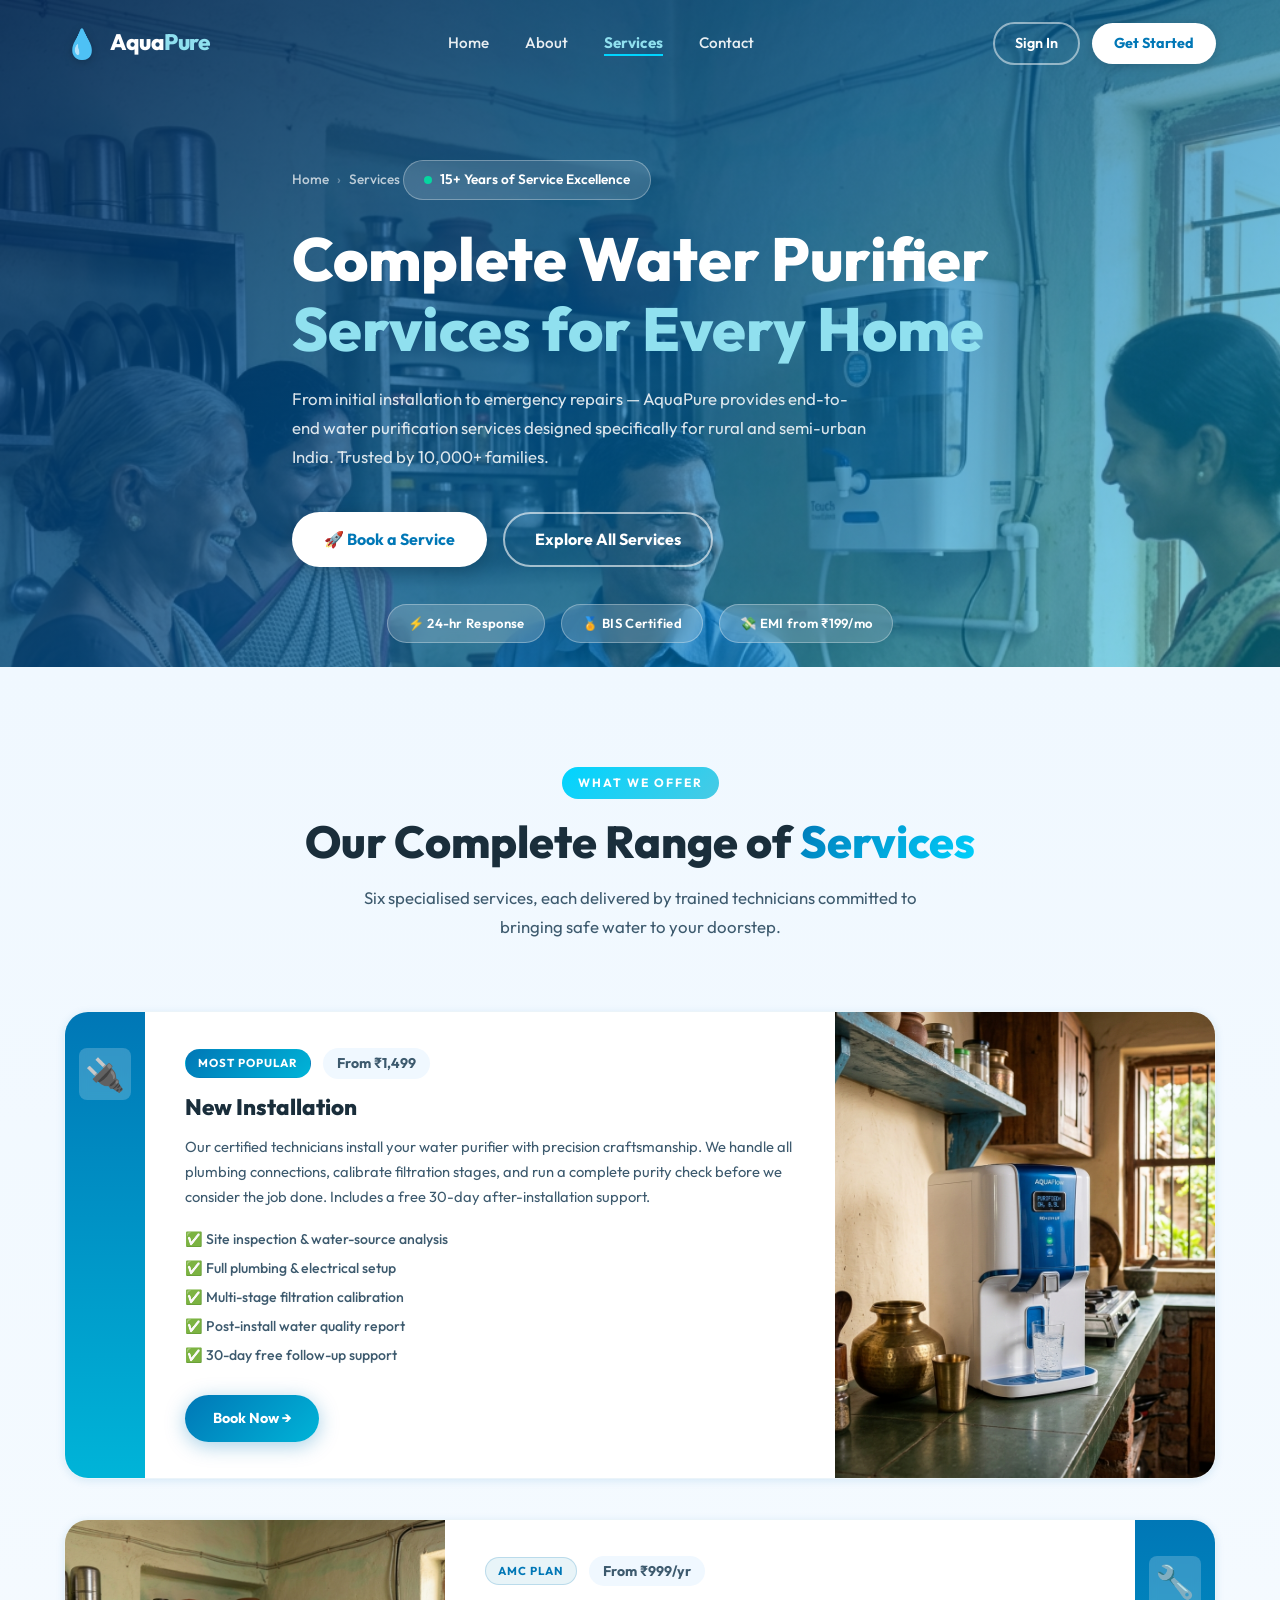
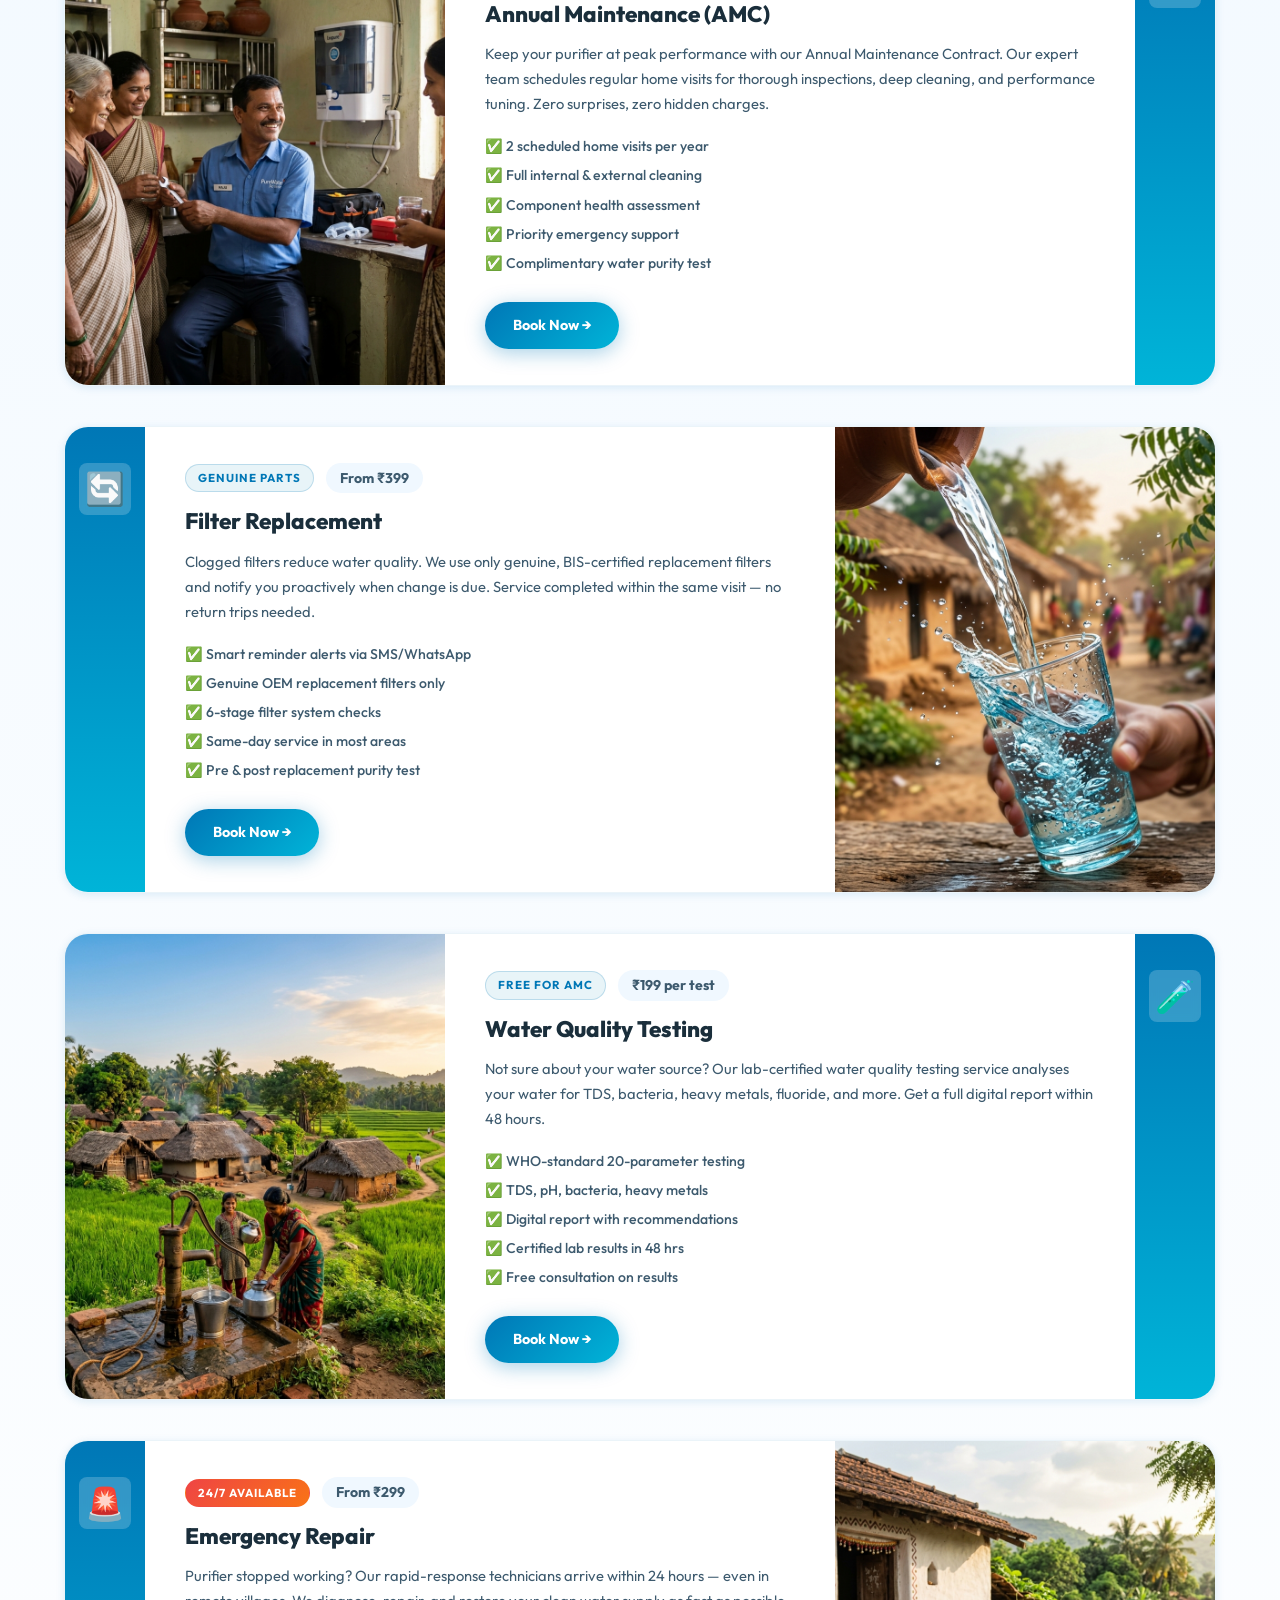
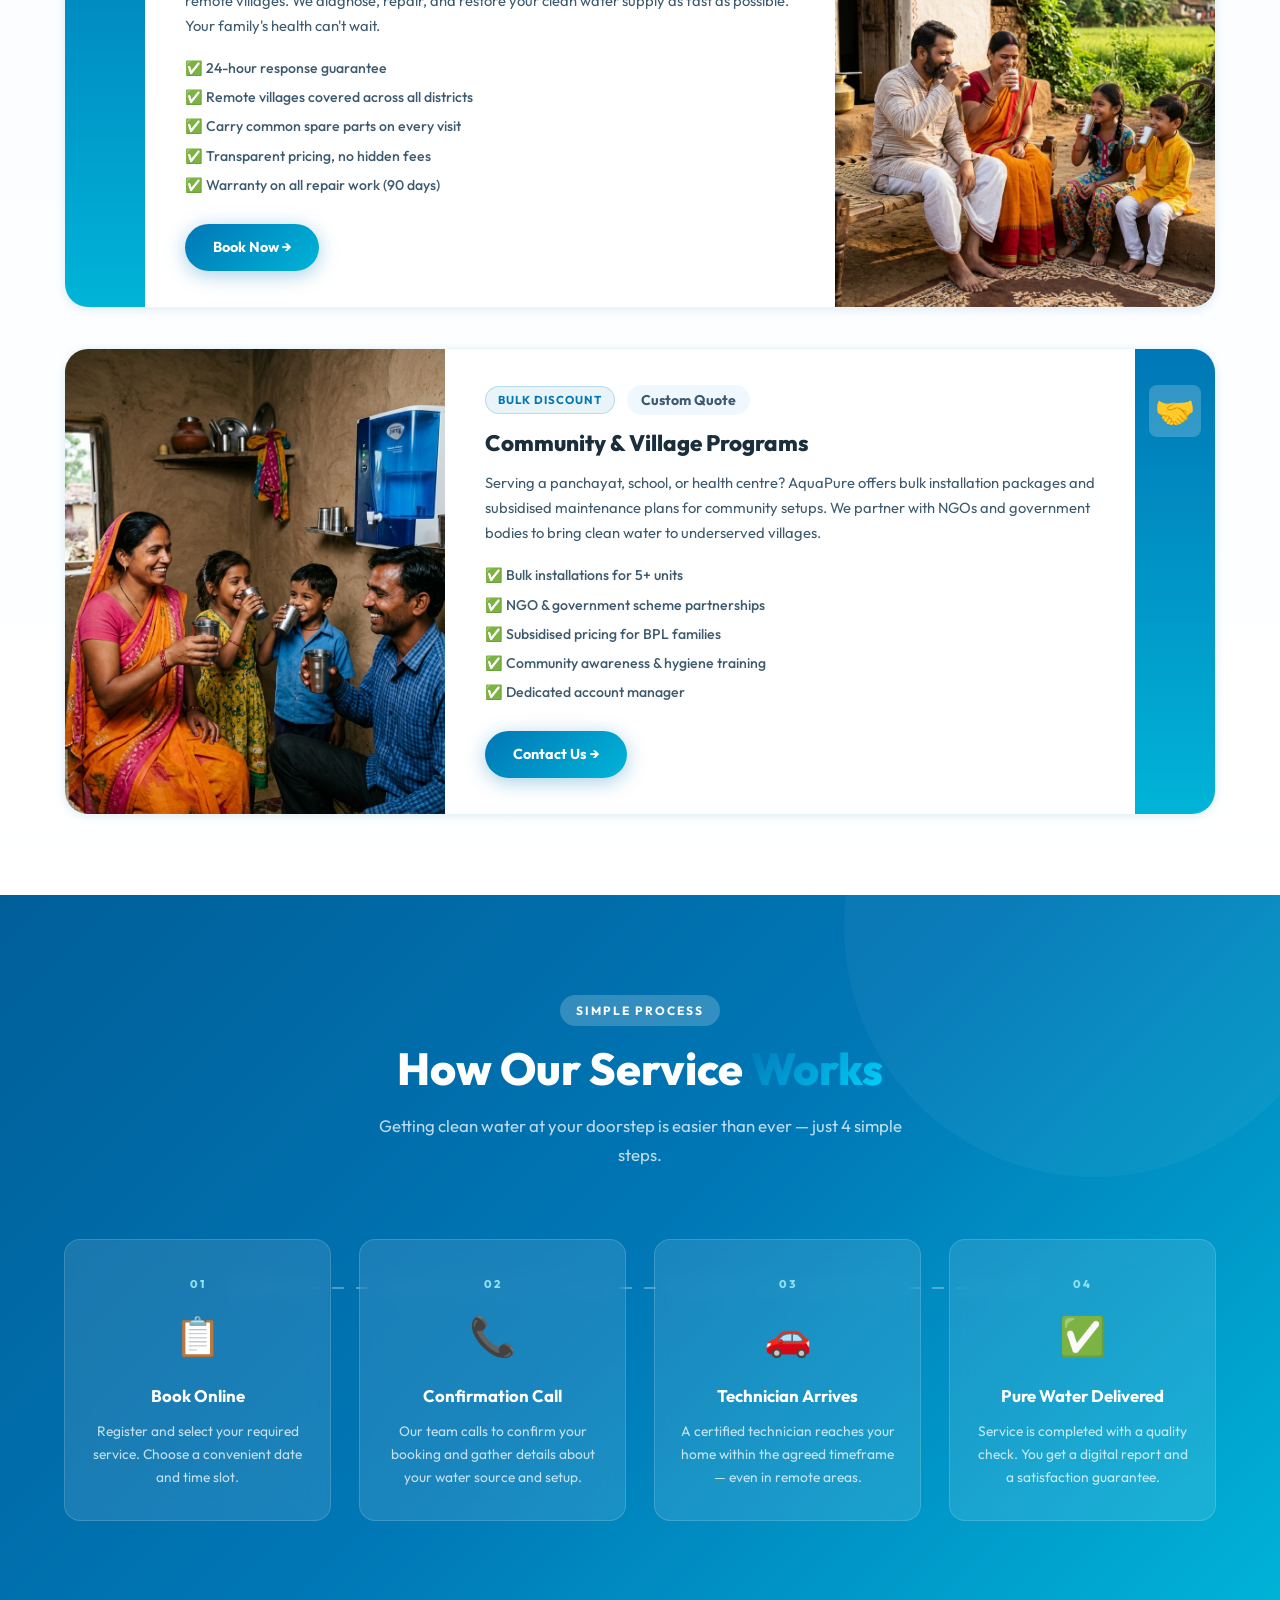
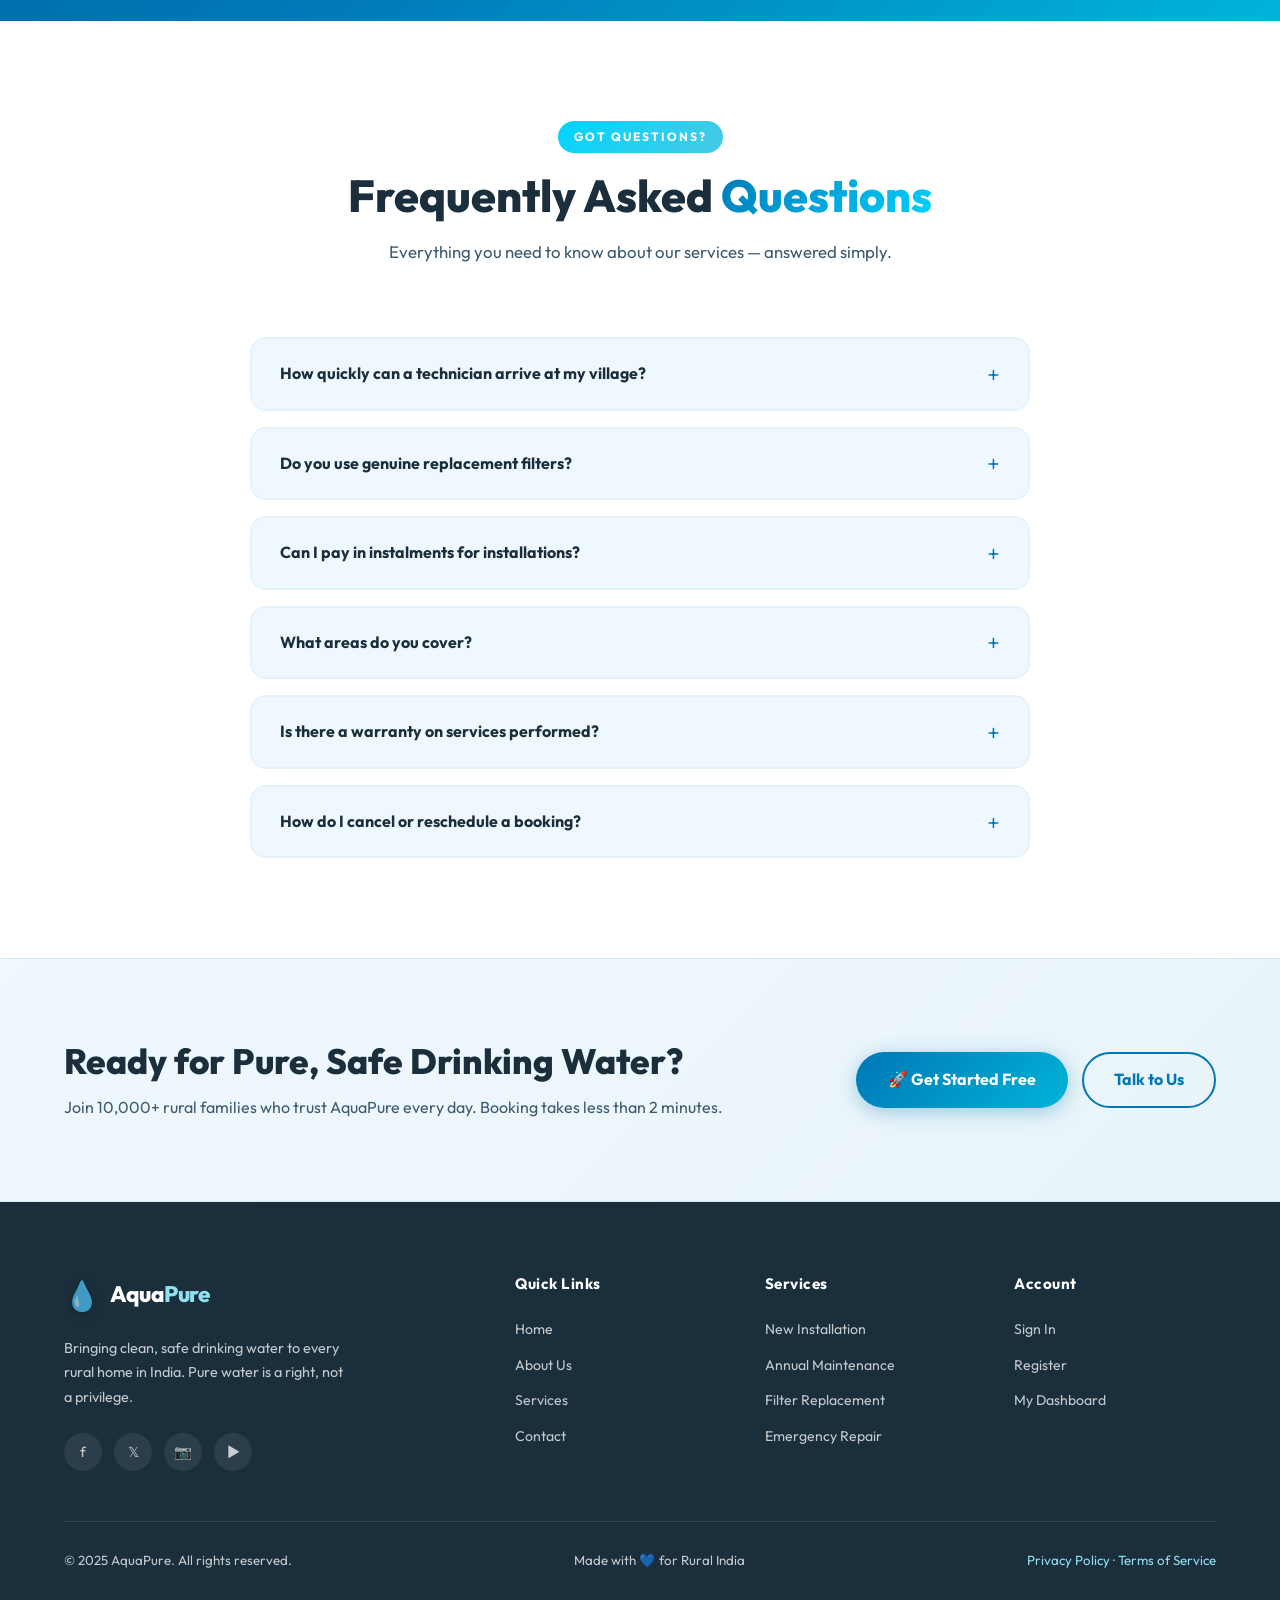
<file: dti-2/services.html>
<!DOCTYPE html>
<html lang="en">

<head>
  <meta charset="UTF-8" />
  <meta name="viewport" content="width=device-width, initial-scale=1.0" />
  <title>Our Services – AquaPure | Rural Water Purifier Solutions</title>
  <meta name="description"
    content="Explore AquaPure's complete range of water purification services — installation, maintenance, filter replacement, water testing, emergency repair, and rural community programs." />
  <meta name="keywords"
    content="water purifier services, installation, maintenance, filter replacement, water testing, rural water, AquaPure" />
  <link rel="stylesheet" href="css/styles.css" />
  <link rel="stylesheet" href="css/services.css" />
</head>

<body>

  <!-- ===== NAVBAR ===== -->
  <nav class="navbar" id="navbar" aria-label="Main navigation">
    <div class="nav-container">
      <a href="index.html" class="nav-logo" aria-label="AquaPure Home">
        <span class="nav-logo-icon">💧</span>
        <span class="nav-logo-text">Aqua<span>Pure</span></span>
      </a>

      <ul class="nav-links" role="list">
        <li><a href="index.html">Home</a></li>
        <li><a href="index.html#about">About</a></li>
        <li><a href="services.html" class="nav-active">Services</a></li>
        <li><a href="index.html#contact">Contact</a></li>
      </ul>

      <div class="nav-actions">
        <a href="login.html" class="nav-login" id="nav-login-btn">Sign In</a>
        <a href="register.html" class="nav-register" id="nav-register-btn">Get Started</a>
      </div>

      <button class="hamburger" id="hamburger" aria-label="Toggle mobile menu" aria-expanded="false">
        <span></span><span></span><span></span>
      </button>
    </div>
  </nav>

  <!-- Mobile Nav -->
  <nav class="mobile-nav" id="mobile-nav" aria-label="Mobile navigation">
    <a href="index.html" class="mobile-nav-link">🏠 Home</a>
    <a href="index.html#about" class="mobile-nav-link">🏡 About</a>
    <a href="services.html" class="mobile-nav-link">🔧 Services</a>
    <a href="index.html#contact" class="mobile-nav-link">📞 Contact</a>
    <div class="mobile-nav-actions">
      <a href="login.html" class="btn-secondary">Sign In</a>
      <a href="register.html" class="btn-primary">✨ Get Started</a>
    </div>
  </nav>
  <div class="overlay" id="overlay"></div>

  <!-- ===== SERVICES HERO ===== -->
  <section class="svc-hero" aria-label="Services hero">
    <div class="svc-hero-bg" role="img" aria-label="Water purification services"></div>
    <div class="container svc-hero-content">
      <span class="hero-breadcrumb"><a href="index.html">Home</a> <span>›</span> Services</span>
      <div class="hero-badge">
        <span class="dot"></span>
        15+ Years of Service Excellence
      </div>
      <h1>Complete Water Purifier <span>Services for Every Home</span></h1>
      <p class="hero-desc">
        From initial installation to emergency repairs — AquaPure provides end-to-end water purification
        services designed specifically for rural and semi-urban India. Trusted by 10,000+ families.
      </p>
      <div class="hero-actions">
        <a href="register.html" class="btn-primary" id="svc-hero-cta">🚀 Book a Service</a>
        <a href="#all-services" class="btn-secondary">Explore All Services</a>
      </div>
    </div>

    <!-- Floating stat chips -->
    <div class="svc-hero-chips" aria-hidden="true">
      <div class="chip">⚡ 24-hr Response</div>
      <div class="chip">🏅 BIS Certified</div>
      <div class="chip">💸 EMI from ₹199/mo</div>
    </div>
  </section>

  <!-- ===== ALL SERVICES SECTION ===== -->
  <section class="all-services" id="all-services" aria-label="All services">
    <div class="container">
      <div class="services-header animate-on-scroll">
        <span class="section-tag">What We Offer</span>
        <h2 class="section-title">Our Complete Range of <span>Services</span></h2>
        <p class="section-subtitle">
          Six specialised services, each delivered by trained technicians committed to bringing safe water to your doorstep.
        </p>
      </div>

      <div class="services-grid-full">

        <!-- Card 1 – Installation -->
        <article class="service-card-full animate-on-scroll" tabindex="0" id="svc-installation">
          <div class="svc-card-icon-wrap">
            <div class="svc-card-icon">🔌</div>
          </div>
          <div class="svc-card-body">
            <div class="svc-card-meta">
              <span class="svc-badge popular">Most Popular</span>
              <span class="svc-price">From ₹1,499</span>
            </div>
            <h3 class="svc-card-title">New Installation</h3>
            <p class="svc-card-desc">
              Our certified technicians install your water purifier with precision craftsmanship. We handle all 
              plumbing connections, calibrate filtration stages, and run a complete purity check before we 
              consider the job done. Includes a free 30-day after-installation support.
            </p>
            <ul class="svc-features">
              <li>✅ Site inspection &amp; water-source analysis</li>
              <li>✅ Full plumbing &amp; electrical setup</li>
              <li>✅ Multi-stage filtration calibration</li>
              <li>✅ Post-install water quality report</li>
              <li>✅ 30-day free follow-up support</li>
            </ul>
            <a href="register.html" class="btn-primary svc-cta-btn" id="book-installation">Book Now →</a>
          </div>
          <div class="svc-card-visual">
            <img src="images/purifier-device.png" alt="Water purifier installation service" loading="lazy" />
          </div>
        </article>

        <!-- Card 2 – Annual Maintenance -->
        <article class="service-card-full animate-on-scroll" tabindex="0" id="svc-maintenance">
          <div class="svc-card-icon-wrap">
            <div class="svc-card-icon">🔧</div>
          </div>
          <div class="svc-card-body">
            <div class="svc-card-meta">
              <span class="svc-badge">AMC Plan</span>
              <span class="svc-price">From ₹999/yr</span>
            </div>
            <h3 class="svc-card-title">Annual Maintenance (AMC)</h3>
            <p class="svc-card-desc">
              Keep your purifier at peak performance with our Annual Maintenance Contract. Our expert team 
              schedules regular home visits for thorough inspections, deep cleaning, and performance tuning. 
              Zero surprises, zero hidden charges.
            </p>
            <ul class="svc-features">
              <li>✅ 2 scheduled home visits per year</li>
              <li>✅ Full internal &amp; external cleaning</li>
              <li>✅ Component health assessment</li>
              <li>✅ Priority emergency support</li>
              <li>✅ Complimentary water purity test</li>
            </ul>
            <a href="register.html" class="btn-primary svc-cta-btn" id="book-maintenance">Book Now →</a>
          </div>
          <div class="svc-card-visual">
            <img src="images/technician-service.png" alt="Technician performing annual maintenance" loading="lazy" />
          </div>
        </article>

        <!-- Card 3 – Filter Replacement -->
        <article class="service-card-full animate-on-scroll" tabindex="0" id="svc-filter">
          <div class="svc-card-icon-wrap">
            <div class="svc-card-icon">🔄</div>
          </div>
          <div class="svc-card-body">
            <div class="svc-card-meta">
              <span class="svc-badge">Genuine Parts</span>
              <span class="svc-price">From ₹399</span>
            </div>
            <h3 class="svc-card-title">Filter Replacement</h3>
            <p class="svc-card-desc">
              Clogged filters reduce water quality. We use only genuine, BIS-certified replacement filters 
              and notify you proactively when change is due. Service completed within the same visit — 
              no return trips needed.
            </p>
            <ul class="svc-features">
              <li>✅ Smart reminder alerts via SMS/WhatsApp</li>
              <li>✅ Genuine OEM replacement filters only</li>
              <li>✅ 6-stage filter system checks</li>
              <li>✅ Same-day service in most areas</li>
              <li>✅ Pre &amp; post replacement purity test</li>
            </ul>
            <a href="register.html" class="btn-primary svc-cta-btn" id="book-filter">Book Now →</a>
          </div>
          <div class="svc-card-visual">
            <img src="images/clean-water.png" alt="Filter replacement for water purifier" loading="lazy" />
          </div>
        </article>

        <!-- Card 4 – Water Quality Testing -->
        <article class="service-card-full animate-on-scroll" tabindex="0" id="svc-testing">
          <div class="svc-card-icon-wrap">
            <div class="svc-card-icon">🧪</div>
          </div>
          <div class="svc-card-body">
            <div class="svc-card-meta">
              <span class="svc-badge">Free for AMC</span>
              <span class="svc-price">₹199 per test</span>
            </div>
            <h3 class="svc-card-title">Water Quality Testing</h3>
            <p class="svc-card-desc">
              Not sure about your water source? Our lab-certified water quality testing service analyses 
              your water for TDS, bacteria, heavy metals, fluoride, and more. Get a full digital report 
              within 48 hours.
            </p>
            <ul class="svc-features">
              <li>✅ WHO-standard 20-parameter testing</li>
              <li>✅ TDS, pH, bacteria, heavy metals</li>
              <li>✅ Digital report with recommendations</li>
              <li>✅ Certified lab results in 48 hrs</li>
              <li>✅ Free consultation on results</li>
            </ul>
            <a href="register.html" class="btn-primary svc-cta-btn" id="book-testing">Book Now →</a>
          </div>
          <div class="svc-card-visual">
            <img src="images/village-water.png" alt="Water quality testing service" loading="lazy" />
          </div>
        </article>

        <!-- Card 5 – Emergency Repair -->
        <article class="service-card-full animate-on-scroll" tabindex="0" id="svc-repair">
          <div class="svc-card-icon-wrap">
            <div class="svc-card-icon">🚨</div>
          </div>
          <div class="svc-card-body">
            <div class="svc-card-meta">
              <span class="svc-badge urgent">24/7 Available</span>
              <span class="svc-price">From ₹299</span>
            </div>
            <h3 class="svc-card-title">Emergency Repair</h3>
            <p class="svc-card-desc">
              Purifier stopped working? Our rapid-response technicians arrive within 24 hours — even in 
              remote villages. We diagnose, repair, and restore your clean water supply as fast as possible.
              Your family's health can't wait.
            </p>
            <ul class="svc-features">
              <li>✅ 24-hour response guarantee</li>
              <li>✅ Remote villages covered across all districts</li>
              <li>✅ Carry common spare parts on every visit</li>
              <li>✅ Transparent pricing, no hidden fees</li>
              <li>✅ Warranty on all repair work (90 days)</li>
            </ul>
            <a href="register.html" class="btn-primary svc-cta-btn" id="book-repair">Book Now →</a>
          </div>
          <div class="svc-card-visual">
            <img src="images/rural-family.png" alt="Emergency repair technician" loading="lazy" />
          </div>
        </article>

        <!-- Card 6 – Community Programs -->
        <article class="service-card-full animate-on-scroll" tabindex="0" id="svc-community">
          <div class="svc-card-icon-wrap">
            <div class="svc-card-icon">🤝</div>
          </div>
          <div class="svc-card-body">
            <div class="svc-card-meta">
              <span class="svc-badge">Bulk Discount</span>
              <span class="svc-price">Custom Quote</span>
            </div>
            <h3 class="svc-card-title">Community &amp; Village Programs</h3>
            <p class="svc-card-desc">
              Serving a panchayat, school, or health centre? AquaPure offers bulk installation packages and 
              subsidised maintenance plans for community setups. We partner with NGOs and government bodies 
              to bring clean water to underserved villages.
            </p>
            <ul class="svc-features">
              <li>✅ Bulk installations for 5+ units</li>
              <li>✅ NGO &amp; government scheme partnerships</li>
              <li>✅ Subsidised pricing for BPL families</li>
              <li>✅ Community awareness &amp; hygiene training</li>
              <li>✅ Dedicated account manager</li>
            </ul>
            <a href="index.html#contact" class="btn-primary svc-cta-btn" id="book-community">Contact Us →</a>
          </div>
          <div class="svc-card-visual">
            <img src="images/hero-family.png" alt="Community water purifier program" loading="lazy" />
          </div>
        </article>

      </div>
    </div>
  </section>

  <!-- ===== HOW IT WORKS ===== -->
  <section class="how-it-works" id="how-it-works" aria-label="How our service works">
    <div class="container">
      <div class="services-header animate-on-scroll">
        <span class="section-tag">Simple Process</span>
        <h2 class="section-title">How Our Service <span>Works</span></h2>
        <p class="section-subtitle">Getting clean water at your doorstep is easier than ever — just 4 simple steps.</p>
      </div>

      <div class="steps-grid">
        <div class="step-card animate-on-scroll">
          <div class="step-number">01</div>
          <div class="step-icon">📋</div>
          <h3>Book Online</h3>
          <p>Register and select your required service. Choose a convenient date and time slot.</p>
        </div>
        <div class="step-card animate-on-scroll">
          <div class="step-number">02</div>
          <div class="step-icon">📞</div>
          <h3>Confirmation Call</h3>
          <p>Our team calls to confirm your booking and gather details about your water source and setup.</p>
        </div>
        <div class="step-card animate-on-scroll">
          <div class="step-number">03</div>
          <div class="step-icon">🚗</div>
          <h3>Technician Arrives</h3>
          <p>A certified technician reaches your home within the agreed timeframe — even in remote areas.</p>
        </div>
        <div class="step-card animate-on-scroll">
          <div class="step-number">04</div>
          <div class="step-icon">✅</div>
          <h3>Pure Water Delivered</h3>
          <p>Service is completed with a quality check. You get a digital report and a satisfaction guarantee.</p>
        </div>
      </div>
    </div>
  </section>

  <!-- ===== FAQ SECTION ===== -->
  <section class="faq-section" id="faq" aria-label="Frequently asked questions">
    <div class="container">
      <div class="services-header animate-on-scroll">
        <span class="section-tag">Got Questions?</span>
        <h2 class="section-title">Frequently Asked <span>Questions</span></h2>
        <p class="section-subtitle">Everything you need to know about our services — answered simply.</p>
      </div>

      <div class="faq-list animate-on-scroll">
        <details class="faq-item" id="faq-1">
          <summary class="faq-question">
            <span>How quickly can a technician arrive at my village?</span>
            <span class="faq-icon">+</span>
          </summary>
          <div class="faq-answer">
            <p>We guarantee a technician within <strong>24 hours</strong> of your service request, even in remote villages across all districts we serve. For emergency repairs, we prioritise your booking at the top of the queue.</p>
          </div>
        </details>

        <details class="faq-item" id="faq-2">
          <summary class="faq-question">
            <span>Do you use genuine replacement filters?</span>
            <span class="faq-icon">+</span>
          </summary>
          <div class="faq-answer">
            <p>Yes, absolutely. We use <strong>only BIS-certified, OEM-grade replacement filters and parts</strong>. We never use third-party or duplicate components that compromise water quality.</p>
          </div>
        </details>

        <details class="faq-item" id="faq-3">
          <summary class="faq-question">
            <span>Can I pay in instalments for installations?</span>
            <span class="faq-icon">+</span>
          </summary>
          <div class="faq-answer">
            <p>Yes! We offer <strong>EMI plans starting at just ₹199/month</strong> for installations. There are no hidden interest charges and no documentation hassle for basic plans.</p>
          </div>
        </details>

        <details class="faq-item" id="faq-4">
          <summary class="faq-question">
            <span>What areas do you cover?</span>
            <span class="faq-icon">+</span>
          </summary>
          <div class="faq-answer">
            <p>We currently serve <strong>500+ villages across Karnataka, Maharashtra, Andhra Pradesh, and Telangana</strong>. We're expanding every month — call us to check if your area is covered.</p>
          </div>
        </details>

        <details class="faq-item" id="faq-5">
          <summary class="faq-question">
            <span>Is there a warranty on services performed?</span>
            <span class="faq-icon">+</span>
          </summary>
          <div class="faq-answer">
            <p>All repair and maintenance work comes with a <strong>90-day service warranty</strong>. If the same issue recurs within that period, we'll re-attend at no extra charge.</p>
          </div>
        </details>

        <details class="faq-item" id="faq-6">
          <summary class="faq-question">
            <span>How do I cancel or reschedule a booking?</span>
            <span class="faq-icon">+</span>
          </summary>
          <div class="faq-answer">
            <p>You can cancel or reschedule up to <strong>12 hours before</strong> your appointment via your dashboard or by calling our toll-free number 1800-123-4567. No cancellation fees apply.</p>
          </div>
        </details>
      </div>
    </div>
  </section>

  <!-- ===== CTA BANNER ===== -->
  <section class="cta-banner" aria-label="Call to action">
    <div class="container cta-inner animate-on-scroll">
      <div class="cta-text">
        <h2>Ready for Pure, Safe Drinking Water?</h2>
        <p>Join 10,000+ rural families who trust AquaPure every day. Booking takes less than 2 minutes.</p>
      </div>
      <div class="cta-actions">
        <a href="register.html" class="btn-primary" id="cta-register-btn">🚀 Get Started Free</a>
        <a href="index.html#contact" class="btn-secondary" id="cta-contact-btn">Talk to Us</a>
      </div>
    </div>
  </section>

  <!-- ===== FOOTER ===== -->
  <footer class="footer" aria-label="Site footer">
    <div class="container">
      <div class="footer-grid">
        <div class="footer-brand">
          <div class="nav-logo">
            <span class="nav-logo-icon">💧</span>
            <span class="nav-logo-text">Aqua<span>Pure</span></span>
          </div>
          <p>Bringing clean, safe drinking water to every rural home in India. Pure water is a right, not a privilege.</p>
          <div class="footer-socials">
            <div class="social-btn" aria-label="Facebook">f</div>
            <div class="social-btn" aria-label="Twitter">𝕏</div>
            <div class="social-btn" aria-label="Instagram">📷</div>
            <div class="social-btn" aria-label="YouTube">▶</div>
          </div>
        </div>

        <div class="footer-col">
          <h4>Quick Links</h4>
          <ul>
            <li><a href="index.html">Home</a></li>
            <li><a href="index.html#about">About Us</a></li>
            <li><a href="services.html">Services</a></li>
            <li><a href="index.html#contact">Contact</a></li>
          </ul>
        </div>

        <div class="footer-col">
          <h4>Services</h4>
          <ul>
            <li><a href="#svc-installation">New Installation</a></li>
            <li><a href="#svc-maintenance">Annual Maintenance</a></li>
            <li><a href="#svc-filter">Filter Replacement</a></li>
            <li><a href="#svc-repair">Emergency Repair</a></li>
          </ul>
        </div>

        <div class="footer-col">
          <h4>Account</h4>
          <ul>
            <li><a href="login.html">Sign In</a></li>
            <li><a href="register.html">Register</a></li>
            <li><a href="dashboard.html">My Dashboard</a></li>
          </ul>
        </div>
      </div>

      <div class="footer-bottom">
        <span>© 2025 AquaPure. All rights reserved.</span>
        <span>Made with 💙 for Rural India</span>
        <span><a href="#">Privacy Policy</a> · <a href="#">Terms of Service</a></span>
      </div>
    </div>
  </footer>

  <script src="js/services.js"></script>
</body>

</html>
</file>
<file: dti-2/css/styles.css>
/* ============================================
   STYLES.CSS - Main Landing Page Styles
   AquaPure | Rural Water Purifier Platform
   ============================================ */

/* --- Google Fonts Import --- */
@import url('https://fonts.googleapis.com/css2?family=Inter:wght@300;400;500;600;700;800&family=Outfit:wght@300;400;500;600;700;800&display=swap');

/* --- CSS Variables / Design Tokens --- */
:root {
  --primary: #0077b6;
  --primary-dark: #005f99;
  --primary-light: #00b4d8;
  --accent: #00d4ff;
  --aqua: #48cae4;
  --aqua-light: #90e0ef;
  --white: #ffffff;
  --off-white: #f0f8ff;
  --light-bg: #e8f4f8;
  --text-dark: #1a2e3b;
  --text-mid: #3d5a6e;
  --text-light: #6e8fa3;
  --success: #06d6a0;
  --warning: #ffd60a;
  --shadow-sm: 0 2px 8px rgba(0, 119, 182, 0.12);
  --shadow-md: 0 8px 30px rgba(0, 119, 182, 0.18);
  --shadow-lg: 0 20px 60px rgba(0, 119, 182, 0.25);
  --radius-sm: 8px;
  --radius-md: 16px;
  --radius-lg: 24px;
  --radius-xl: 40px;
  --transition: all 0.3s cubic-bezier(0.4, 0, 0.2, 1);
  --font-main: 'Outfit', 'Inter', sans-serif;
}

/* --- Reset & Base --- */
*, *::before, *::after {
  margin: 0;
  padding: 0;
  box-sizing: border-box;
}

html {
  scroll-behavior: smooth;
  font-size: 16px;
}

body {
  font-family: var(--font-main);
  color: var(--text-dark);
  background: var(--white);
  line-height: 1.6;
  overflow-x: hidden;
}

img {
  max-width: 100%;
  height: auto;
  display: block;
}

a {
  text-decoration: none;
  color: inherit;
}

ul {
  list-style: none;
}

/* --- Utility Classes --- */
.container {
  max-width: 1200px;
  margin: 0 auto;
  padding: 0 24px;
}

.section-tag {
  display: inline-block;
  background: linear-gradient(135deg, var(--accent), var(--aqua));
  color: var(--white);
  font-size: 0.75rem;
  font-weight: 700;
  letter-spacing: 2px;
  text-transform: uppercase;
  padding: 6px 16px;
  border-radius: 50px;
  margin-bottom: 16px;
}

.section-title {
  font-size: clamp(1.8rem, 4vw, 2.8rem);
  font-weight: 800;
  color: var(--text-dark);
  line-height: 1.2;
  margin-bottom: 16px;
}

.section-title span {
  background: linear-gradient(135deg, var(--primary), var(--accent));
  -webkit-background-clip: text;
  -webkit-text-fill-color: transparent;
  background-clip: text;
}

.section-subtitle {
  font-size: 1.05rem;
  color: var(--text-mid);
  max-width: 560px;
  line-height: 1.7;
}

.btn-primary {
  display: inline-flex;
  align-items: center;
  gap: 8px;
  background: linear-gradient(135deg, var(--primary), var(--primary-light));
  color: var(--white);
  padding: 14px 32px;
  border-radius: 50px;
  font-weight: 700;
  font-size: 1rem;
  border: none;
  cursor: pointer;
  transition: var(--transition);
  box-shadow: 0 4px 20px rgba(0, 119, 182, 0.35);
  font-family: var(--font-main);
}

.btn-primary:hover {
  transform: translateY(-3px);
  box-shadow: 0 8px 30px rgba(0, 119, 182, 0.5);
  background: linear-gradient(135deg, var(--primary-dark), var(--primary));
}

.btn-secondary {
  display: inline-flex;
  align-items: center;
  gap: 8px;
  background: transparent;
  color: var(--primary);
  padding: 13px 30px;
  border-radius: 50px;
  font-weight: 700;
  font-size: 1rem;
  border: 2px solid var(--primary);
  cursor: pointer;
  transition: var(--transition);
  font-family: var(--font-main);
}

.btn-secondary:hover {
  background: var(--primary);
  color: var(--white);
  transform: translateY(-3px);
  box-shadow: var(--shadow-md);
}

/* ================================
   NAVBAR
================================ */
.navbar {
  position: fixed;
  top: 0;
  left: 0;
  right: 0;
  z-index: 1000;
  padding: 20px 0;
  transition: var(--transition);
}

.navbar.scrolled {
  background: rgba(255, 255, 255, 0.95);
  backdrop-filter: blur(20px);
  -webkit-backdrop-filter: blur(20px);
  padding: 14px 0;
  box-shadow: var(--shadow-sm);
}

.navbar.scrolled .nav-logo-text { color: var(--primary); }
.navbar.scrolled .nav-logo-icon { filter: none; }
.navbar.scrolled .nav-links a { color: var(--text-dark); }
.navbar.scrolled .nav-links a:hover { color: var(--primary); }

.nav-container {
  max-width: 1200px;
  margin: 0 auto;
  padding: 0 24px;
  display: flex;
  align-items: center;
  justify-content: space-between;
}

.nav-logo {
  display: flex;
  align-items: center;
  gap: 10px;
}

.nav-logo-icon {
  font-size: 1.8rem;
  filter: drop-shadow(0 2px 4px rgba(0,0,0,0.2));
}

.nav-logo-text {
  font-size: 1.4rem;
  font-weight: 800;
  color: var(--white);
  letter-spacing: -0.5px;
}

.nav-logo-text span {
  color: var(--aqua-light);
}

.nav-links {
  display: flex;
  align-items: center;
  gap: 36px;
}

.nav-links a {
  color: rgba(255,255,255,0.9);
  font-weight: 500;
  font-size: 0.95rem;
  transition: var(--transition);
  position: relative;
}

.nav-links a::after {
  content: '';
  position: absolute;
  bottom: -4px;
  left: 0;
  width: 0;
  height: 2px;
  background: var(--accent);
  transition: var(--transition);
}

.nav-links a:hover::after { width: 100%; }

.nav-actions {
  display: flex;
  align-items: center;
  gap: 12px;
}

.nav-login {
  color: var(--white);
  font-weight: 600;
  padding: 8px 20px;
  border: 2px solid rgba(255,255,255,0.5);
  border-radius: 50px;
  transition: var(--transition);
  font-size: 0.9rem;
}

.navbar.scrolled .nav-login {
  color: var(--primary);
  border-color: var(--primary);
}

.nav-login:hover {
  background: rgba(255,255,255,0.2);
}

.nav-register {
  background: var(--white);
  color: var(--primary);
  font-weight: 700;
  padding: 9px 22px;
  border-radius: 50px;
  font-size: 0.9rem;
  transition: var(--transition);
  box-shadow: 0 2px 12px rgba(0,0,0,0.15);
}

.nav-register:hover {
  transform: translateY(-2px);
  box-shadow: 0 6px 20px rgba(0,0,0,0.2);
}

.navbar.scrolled .nav-register {
  background: var(--primary);
  color: var(--white);
}

/* Hamburger Menu */
.hamburger {
  display: none;
  flex-direction: column;
  gap: 5px;
  cursor: pointer;
  padding: 4px;
}

.hamburger span {
  display: block;
  width: 26px;
  height: 2.5px;
  background: var(--white);
  border-radius: 3px;
  transition: var(--transition);
}

.navbar.scrolled .hamburger span { background: var(--primary); }

.hamburger.active span:nth-child(1) { transform: rotate(45deg) translate(5px, 5px); }
.hamburger.active span:nth-child(2) { opacity: 0; }
.hamburger.active span:nth-child(3) { transform: rotate(-45deg) translate(5px, -5px); }

/* Mobile Nav */
.mobile-nav {
  display: none;
  position: fixed;
  top: 0;
  left: -100%;
  width: 300px;
  height: 100vh;
  background: var(--white);
  z-index: 999;
  padding: 80px 30px 40px;
  box-shadow: 4px 0 30px rgba(0,0,0,0.15);
  transition: left 0.4s cubic-bezier(0.4, 0, 0.2, 1);
  flex-direction: column;
  gap: 8px;
}

.mobile-nav.open {
  left: 0;
}

.mobile-nav a {
  display: block;
  padding: 14px 16px;
  color: var(--text-dark);
  font-weight: 600;
  font-size: 1rem;
  border-radius: var(--radius-sm);
  transition: var(--transition);
}

.mobile-nav a:hover {
  background: var(--light-bg);
  color: var(--primary);
  padding-left: 24px;
}

.mobile-nav-actions {
  margin-top: 24px;
  display: flex;
  flex-direction: column;
  gap: 12px;
}

.mobile-nav-actions .btn-primary,
.mobile-nav-actions .btn-secondary {
  justify-content: center;
}

.overlay {
  display: none;
  position: fixed;
  inset: 0;
  background: rgba(0,0,0,0.5);
  z-index: 998;
  opacity: 0;
  transition: opacity 0.3s ease;
}

.overlay.show {
  display: block;
  opacity: 1;
}

/* ================================
   HERO SECTION
================================ */
.hero {
  min-height: 100vh;
  position: relative;
  display: flex;
  align-items: center;
  overflow: hidden;
}

.hero-bg {
  position: absolute;
  inset: 0;
  background-image: url('../images/hero-family.png');
  background-size: cover;
  background-position: center;
  background-repeat: no-repeat;
}

.hero-bg::after {
  content: '';
  position: absolute;
  inset: 0;
  background: linear-gradient(
    135deg,
    rgba(0, 50, 100, 0.82) 0%,
    rgba(0, 119, 182, 0.65) 50%,
    rgba(0, 180, 216, 0.4) 100%
  );
}

.hero-content {
  position: relative;
  z-index: 2;
  padding: 120px 0 80px;
}

.hero-badge {
  display: inline-flex;
  align-items: center;
  gap: 8px;
  background: rgba(255,255,255,0.15);
  backdrop-filter: blur(10px);
  border: 1px solid rgba(255,255,255,0.3);
  color: var(--white);
  font-size: 0.85rem;
  font-weight: 600;
  padding: 8px 20px;
  border-radius: 50px;
  margin-bottom: 24px;
  animation: fadeInDown 0.8s ease;
}

.hero-badge .dot {
  width: 8px;
  height: 8px;
  background: var(--success);
  border-radius: 50%;
  animation: pulse 2s infinite;
}

@keyframes pulse {
  0%, 100% { transform: scale(1); opacity: 1; }
  50% { transform: scale(1.4); opacity: 0.7; }
}

.hero h1 {
  font-size: clamp(2.4rem, 6vw, 4.2rem);
  font-weight: 800;
  color: var(--white);
  line-height: 1.15;
  margin-bottom: 20px;
  animation: fadeInUp 0.9s ease 0.2s both;
}

.hero h1 span {
  color: var(--aqua-light);
  display: block;
}

.hero-desc {
  font-size: 1.1rem;
  color: rgba(255,255,255,0.85);
  max-width: 550px;
  line-height: 1.75;
  margin-bottom: 40px;
  animation: fadeInUp 0.9s ease 0.4s both;
}

.hero-actions {
  display: flex;
  gap: 16px;
  flex-wrap: wrap;
  margin-bottom: 60px;
  animation: fadeInUp 0.9s ease 0.6s both;
}

.hero-actions .btn-primary {
  background: var(--white);
  color: var(--primary);
  box-shadow: 0 4px 20px rgba(0,0,0,0.2);
}

.hero-actions .btn-primary:hover {
  background: var(--off-white);
  box-shadow: 0 8px 30px rgba(0,0,0,0.3);
}

.hero-actions .btn-secondary {
  border-color: rgba(255,255,255,0.6);
  color: var(--white);
}

.hero-actions .btn-secondary:hover {
  background: rgba(255,255,255,0.15);
  border-color: var(--white);
}

/* Hero Stats */
.hero-stats {
  display: flex;
  gap: 40px;
  flex-wrap: wrap;
  animation: fadeInUp 0.9s ease 0.8s both;
}

.stat-item {
  text-align: left;
}

.stat-number {
  font-size: 2.2rem;
  font-weight: 800;
  color: var(--white);
  line-height: 1;
}

.stat-label {
  font-size: 0.8rem;
  color: rgba(255,255,255,0.7);
  font-weight: 500;
  letter-spacing: 0.5px;
}

/* Hero scroll indicator */
.scroll-indicator {
  position: absolute;
  bottom: 36px;
  left: 50%;
  transform: translateX(-50%);
  z-index: 2;
  display: flex;
  flex-direction: column;
  align-items: center;
  gap: 8px;
  color: rgba(255,255,255,0.7);
  font-size: 0.75rem;
  animation: bounce 2s infinite;
}

.scroll-indicator span {
  font-size: 1.2rem;
}

@keyframes bounce {
  0%, 100% { transform: translateX(-50%) translateY(0); }
  50% { transform: translateX(-50%) translateY(8px); }
}

/* ================================
   ABOUT SECTION
================================ */
.about {
  padding: 100px 0;
  background: var(--white);
}

.about-grid {
  display: grid;
  grid-template-columns: 1fr 1fr;
  gap: 80px;
  align-items: center;
}

.about-image-wrapper {
  position: relative;
}

.about-image-main {
  width: 100%;
  height: 480px;
  object-fit: cover;
  border-radius: var(--radius-lg);
  box-shadow: var(--shadow-lg);
}

.about-image-badge {
  position: absolute;
  bottom: -20px;
  right: -20px;
  background: var(--white);
  border-radius: var(--radius-md);
  padding: 20px 24px;
  box-shadow: var(--shadow-md);
  text-align: center;
}

.about-image-badge .badge-number {
  font-size: 2rem;
  font-weight: 800;
  color: var(--primary);
  line-height: 1;
}

.about-image-badge .badge-label {
  font-size: 0.78rem;
  color: var(--text-light);
  font-weight: 500;
}

.about-text {
  padding-right: 20px;
}

.about-features {
  margin-top: 32px;
  display: flex;
  flex-direction: column;
  gap: 16px;
}

.feature-row {
  display: flex;
  align-items: center;
  gap: 14px;
  padding: 16px 20px;
  background: var(--light-bg);
  border-radius: var(--radius-sm);
  transition: var(--transition);
}

.feature-row:hover {
  background: var(--off-white);
  transform: translateX(6px);
  box-shadow: var(--shadow-sm);
}

.feature-row .feat-icon {
  font-size: 1.4rem;
  flex-shrink: 0;
}

.feature-row .feat-text strong {
  display: block;
  font-weight: 700;
  color: var(--text-dark);
  font-size: 0.95rem;
}

.feature-row .feat-text span {
  font-size: 0.82rem;
  color: var(--text-light);
}

/* ================================
   SERVICES SECTION
================================ */
.services {
  padding: 100px 0;
  background: linear-gradient(180deg, var(--off-white) 0%, var(--light-bg) 100%);
}

.services-header {
  text-align: center;
  margin-bottom: 60px;
}

.services-header .section-subtitle {
  margin: 0 auto;
}

.services-grid {
  display: grid;
  grid-template-columns: repeat(3, 1fr);
  gap: 28px;
}

.service-card {
  background: var(--white);
  border-radius: var(--radius-lg);
  overflow: hidden;
  box-shadow: var(--shadow-sm);
  transition: var(--transition);
  cursor: pointer;
}

.service-card:hover {
  transform: translateY(-10px);
  box-shadow: var(--shadow-lg);
}

.service-image {
  width: 100%;
  height: 220px;
  object-fit: cover;
  transition: var(--transition);
}

.service-card:hover .service-image {
  transform: scale(1.05);
}

.service-image-wrap {
  overflow: hidden;
}

.service-body {
  padding: 28px;
}

.service-icon {
  font-size: 2rem;
  margin-bottom: 14px;
  display: flex;
  align-items: center;
  justify-content: center;
  width: 56px;
  height: 56px;
  background: linear-gradient(135deg, var(--primary), var(--aqua));
  border-radius: var(--radius-sm);
  box-shadow: 0 4px 14px rgba(0, 119, 182, 0.3);
}

.service-title {
  font-size: 1.2rem;
  font-weight: 700;
  color: var(--text-dark);
  margin-bottom: 10px;
}

.service-desc {
  font-size: 0.9rem;
  color: var(--text-mid);
  line-height: 1.65;
  margin-bottom: 20px;
}

.service-link {
  display: inline-flex;
  align-items: center;
  gap: 6px;
  color: var(--primary);
  font-weight: 600;
  font-size: 0.9rem;
  transition: var(--transition);
}

.service-link:hover {
  gap: 10px;
  color: var(--primary-light);
}

/* ================================
   WHY CHOOSE US SECTION
================================ */
.why-us {
  padding: 100px 0;
  background: linear-gradient(135deg, var(--primary-dark) 0%, var(--primary) 50%, var(--primary-light) 100%);
  position: relative;
  overflow: hidden;
}

.why-us::before {
  content: '';
  position: absolute;
  top: -50%;
  right: -10%;
  width: 500px;
  height: 500px;
  background: rgba(255,255,255,0.04);
  border-radius: 50%;
}

.why-us::after {
  content: '';
  position: absolute;
  bottom: -30%;
  left: -5%;
  width: 400px;
  height: 400px;
  background: rgba(255,255,255,0.04);
  border-radius: 50%;
}

.why-us-header {
  text-align: center;
  margin-bottom: 60px;
  position: relative;
  z-index: 1;
}

.why-us-header .section-title { color: var(--white); }
.why-us-header .section-subtitle { color: rgba(255,255,255,0.75); margin: 0 auto; }
.why-us-header .section-tag { background: rgba(255,255,255,0.2); }

.why-grid {
  display: grid;
  grid-template-columns: repeat(4, 1fr);
  gap: 24px;
  position: relative;
  z-index: 1;
}

.why-card {
  background: rgba(255,255,255,0.1);
  border: 1px solid rgba(255,255,255,0.15);
  backdrop-filter: blur(10px);
  border-radius: var(--radius-md);
  padding: 36px 28px;
  text-align: center;
  transition: var(--transition);
}

.why-card:hover {
  background: rgba(255,255,255,0.18);
  transform: translateY(-8px);
  border-color: rgba(255,255,255,0.35);
  box-shadow: 0 20px 40px rgba(0,0,0,0.15);
}

.why-card-icon {
  font-size: 2.5rem;
  margin-bottom: 18px;
  display: block;
}

.why-card h3 {
  font-size: 1.1rem;
  font-weight: 700;
  color: var(--white);
  margin-bottom: 10px;
}

.why-card p {
  font-size: 0.88rem;
  color: rgba(255,255,255,0.75);
  line-height: 1.65;
}

/* ================================
   CONTACT SECTION
================================ */
.contact {
  padding: 100px 0;
  background: var(--white);
}

.contact-grid {
  display: grid;
  grid-template-columns: 1fr 1.4fr;
  gap: 70px;
  align-items: start;
}

.contact-info h2 {
  font-size: 2.2rem;
  font-weight: 800;
  color: var(--text-dark);
  margin-bottom: 14px;
  line-height: 1.2;
}

.contact-info p {
  color: var(--text-mid);
  margin-bottom: 36px;
  line-height: 1.7;
}

.contact-details {
  display: flex;
  flex-direction: column;
  gap: 20px;
}

.contact-item {
  display: flex;
  align-items: center;
  gap: 16px;
}

.contact-item-icon {
  width: 50px;
  height: 50px;
  background: linear-gradient(135deg, var(--primary), var(--aqua));
  border-radius: var(--radius-sm);
  display: flex;
  align-items: center;
  justify-content: center;
  font-size: 1.2rem;
  flex-shrink: 0;
  box-shadow: 0 4px 14px rgba(0, 119, 182, 0.3);
}

.contact-item-text strong {
  display: block;
  font-size: 0.85rem;
  color: var(--text-light);
  font-weight: 600;
  text-transform: uppercase;
  letter-spacing: 0.5px;
}

.contact-item-text span {
  font-size: 0.98rem;
  color: var(--text-dark);
  font-weight: 500;
}

/* Contact Form */
.contact-form-wrap {
  background: var(--off-white);
  border-radius: var(--radius-lg);
  padding: 48px;
  box-shadow: var(--shadow-md);
}

.contact-form-wrap h3 {
  font-size: 1.5rem;
  font-weight: 700;
  color: var(--text-dark);
  margin-bottom: 28px;
}

.form-group {
  margin-bottom: 20px;
}

.form-group label {
  display: block;
  font-size: 0.88rem;
  font-weight: 600;
  color: var(--text-mid);
  margin-bottom: 8px;
  letter-spacing: 0.3px;
}

.form-group input,
.form-group select,
.form-group textarea {
  width: 100%;
  padding: 14px 18px;
  border: 2px solid #e2eef5;
  border-radius: var(--radius-sm);
  font-family: var(--font-main);
  font-size: 0.95rem;
  color: var(--text-dark);
  background: var(--white);
  transition: var(--transition);
  outline: none;
}

.form-group input:focus,
.form-group select:focus,
.form-group textarea:focus {
  border-color: var(--primary);
  box-shadow: 0 0 0 4px rgba(0, 119, 182, 0.1);
}

.form-group textarea {
  resize: vertical;
  min-height: 120px;
}

.form-row {
  display: grid;
  grid-template-columns: 1fr 1fr;
  gap: 16px;
}

.form-submit {
  width: 100%;
  padding: 15px;
  margin-top: 8px;
  font-size: 1rem;
  justify-content: center;
}

/* Success Message */
.form-success {
  display: none;
  text-align: center;
  padding: 30px;
  color: var(--success);
}

.form-success .success-icon {
  font-size: 3rem;
  margin-bottom: 12px;
}

/* ================================
   FOOTER
================================ */
.footer {
  background: var(--text-dark);
  color: rgba(255,255,255,0.75);
  padding: 70px 0 30px;
}

.footer-grid {
  display: grid;
  grid-template-columns: 2fr 1fr 1fr 1fr;
  gap: 48px;
  margin-bottom: 50px;
}

.footer-brand .nav-logo {
  margin-bottom: 18px;
}

.footer-brand .nav-logo-text {
  color: var(--white);
}

.footer-brand p {
  font-size: 0.9rem;
  line-height: 1.7;
  max-width: 280px;
}

.footer-socials {
  display: flex;
  gap: 12px;
  margin-top: 24px;
}

.social-btn {
  width: 38px;
  height: 38px;
  background: rgba(255,255,255,0.08);
  border-radius: 50%;
  display: flex;
  align-items: center;
  justify-content: center;
  font-size: 0.9rem;
  transition: var(--transition);
  cursor: pointer;
}

.social-btn:hover {
  background: var(--primary);
  transform: translateY(-3px);
}

.footer-col h4 {
  color: var(--white);
  font-size: 0.95rem;
  font-weight: 700;
  margin-bottom: 20px;
  letter-spacing: 0.5px;
}

.footer-col ul {
  display: flex;
  flex-direction: column;
  gap: 10px;
}

.footer-col ul li a {
  font-size: 0.88rem;
  transition: var(--transition);
}

.footer-col ul li a:hover {
  color: var(--aqua-light);
  padding-left: 6px;
}

.footer-bottom {
  border-top: 1px solid rgba(255,255,255,0.1);
  padding-top: 28px;
  display: flex;
  justify-content: space-between;
  align-items: center;
  font-size: 0.83rem;
  flex-wrap: wrap;
  gap: 12px;
}

.footer-bottom a {
  color: var(--aqua-light);
}

/* ================================
   ANIMATIONS
================================ */
@keyframes fadeInUp {
  from { opacity: 0; transform: translateY(30px); }
  to { opacity: 1; transform: translateY(0); }
}

@keyframes fadeInDown {
  from { opacity: 0; transform: translateY(-20px); }
  to { opacity: 1; transform: translateY(0); }
}

.animate-on-scroll {
  opacity: 0;
  transform: translateY(30px);
  transition: opacity 0.7s ease, transform 0.7s ease;
}

.animate-on-scroll.visible {
  opacity: 1;
  transform: translateY(0);
}

/* ================================
   RESPONSIVE
================================ */
@media (max-width: 1024px) {
  .why-grid { grid-template-columns: repeat(2, 1fr); }
  .footer-grid { grid-template-columns: 1fr 1fr; }
}

@media (max-width: 768px) {
  .nav-links, .nav-actions { display: none; }
  .hamburger { display: flex; }
  .mobile-nav { display: flex; }

  .about-grid { grid-template-columns: 1fr; gap: 40px; }
  .about-text { padding-right: 0; }
  .about-image-badge { right: 10px; bottom: -15px; }

  .services-grid { grid-template-columns: 1fr; }

  .why-grid { grid-template-columns: repeat(2, 1fr); }

  .contact-grid { grid-template-columns: 1fr; gap: 40px; }
  .contact-form-wrap { padding: 32px 24px; }
  .form-row { grid-template-columns: 1fr; }

  .hero-stats { gap: 24px; }
  .hero-actions { flex-direction: column; align-items: flex-start; }

  .footer-grid { grid-template-columns: 1fr; gap: 32px; }
  .footer-bottom { flex-direction: column; text-align: center; }
}

@media (max-width: 480px) {
  .why-grid { grid-template-columns: 1fr; }
  .hero h1 { font-size: 2rem; }
}
</file>
<file: dti-2/css/dashboard.css>
/* ============================================
   DASHBOARD.CSS - Dashboard Page Styles
   AquaPure | Rural Water Purifier Platform
   ============================================ */

@import url('https://fonts.googleapis.com/css2?family=Outfit:wght@300;400;500;600;700;800&display=swap');

:root {
  --primary: #0077b6;
  --primary-dark: #005f99;
  --primary-light: #00b4d8;
  --accent: #00d4ff;
  --aqua: #48cae4;
  --aqua-light: #90e0ef;
  --white: #ffffff;
  --off-white: #f0f8ff;
  --light-bg: #e8f4f8;
  --sidebar-bg: #0d2137;
  --sidebar-hover: #1a3450;
  --text-dark: #1a2e3b;
  --text-mid: #3d5a6e;
  --text-light: #6e8fa3;
  --success: #06d6a0;
  --warning: #ffd60a;
  --danger: #ef4444;
  --shadow-sm: 0 2px 8px rgba(0,119,182,0.1);
  --shadow-md: 0 8px 28px rgba(0,119,182,0.15);
  --radius-sm: 8px;
  --radius-md: 16px;
  --radius-lg: 24px;
  --transition: all 0.3s cubic-bezier(0.4,0,0.2,1);
  --font-main: 'Outfit', sans-serif;
}

*, *::before, *::after { margin: 0; padding: 0; box-sizing: border-box; }

body {
  font-family: var(--font-main);
  background: #f5f9fc;
  color: var(--text-dark);
  min-height: 100vh;
  overflow-x: hidden;
}

a { text-decoration: none; color: inherit; }
ul { list-style: none; }
img { max-width: 100%; height: auto; display: block; }

/* ================================
   LAYOUT
================================ */
.dashboard-layout {
  display: flex;
  min-height: 100vh;
}

/* ================================
   SIDEBAR
================================ */
.sidebar {
  width: 260px;
  background: var(--sidebar-bg);
  display: flex;
  flex-direction: column;
  position: fixed;
  top: 0;
  left: 0;
  height: 100vh;
  z-index: 200;
  transition: var(--transition);
  overflow-y: auto;
}

.sidebar-logo {
  display: flex;
  align-items: center;
  gap: 10px;
  padding: 28px 24px;
  border-bottom: 1px solid rgba(255,255,255,0.07);
}

.sidebar-logo-icon { font-size: 1.8rem; }

.sidebar-logo-text {
  font-size: 1.3rem;
  font-weight: 800;
  color: var(--white);
}

.sidebar-logo-text span { color: var(--aqua-light); }

.sidebar-user {
  padding: 20px 24px;
  border-bottom: 1px solid rgba(255,255,255,0.07);
  display: flex;
  align-items: center;
  gap: 12px;
}

.user-avatar {
  width: 44px;
  height: 44px;
  background: linear-gradient(135deg, var(--aqua), var(--primary-light));
  border-radius: 50%;
  display: flex;
  align-items: center;
  justify-content: center;
  font-size: 1.1rem;
  font-weight: 700;
  color: var(--white);
  flex-shrink: 0;
}

.user-info-text .user-greeting {
  font-size: 0.72rem;
  color: rgba(255,255,255,0.5);
  font-weight: 500;
}

.user-info-text .user-name {
  font-size: 0.95rem;
  font-weight: 700;
  color: var(--white);
  white-space: nowrap;
  overflow: hidden;
  text-overflow: ellipsis;
  max-width: 150px;
}

.sidebar-nav {
  padding: 16px 12px;
  flex: 1;
  display: flex;
  flex-direction: column;
  gap: 4px;
}

.sidebar-label {
  font-size: 0.68rem;
  font-weight: 700;
  color: rgba(255,255,255,0.3);
  letter-spacing: 1.5px;
  text-transform: uppercase;
  padding: 12px 14px 6px;
}

.sidebar-link {
  display: flex;
  align-items: center;
  gap: 12px;
  padding: 11px 14px;
  border-radius: var(--radius-sm);
  color: rgba(255,255,255,0.65);
  font-size: 0.9rem;
  font-weight: 500;
  transition: var(--transition);
  cursor: pointer;
}

.sidebar-link:hover {
  background: var(--sidebar-hover);
  color: var(--white);
  padding-left: 20px;
}

.sidebar-link.active {
  background: linear-gradient(135deg, var(--primary), var(--primary-light));
  color: var(--white);
  box-shadow: 0 4px 14px rgba(0,119,182,0.4);
}

.sidebar-link .link-icon { font-size: 1.1rem; flex-shrink: 0; }

.sidebar-link .link-badge {
  margin-left: auto;
  background: var(--accent);
  color: var(--primary-dark);
  font-size: 0.68rem;
  font-weight: 700;
  padding: 2px 8px;
  border-radius: 50px;
}

.sidebar-bottom {
  padding: 16px 12px;
  border-top: 1px solid rgba(255,255,255,0.07);
}

.sidebar-logout {
  display: flex;
  align-items: center;
  gap: 12px;
  padding: 11px 14px;
  border-radius: var(--radius-sm);
  color: rgba(255,255,255,0.55);
  font-size: 0.9rem;
  font-weight: 500;
  cursor: pointer;
  transition: var(--transition);
  background: none;
  border: none;
  width: 100%;
  font-family: var(--font-main);
}

.sidebar-logout:hover {
  background: rgba(239,68,68,0.15);
  color: #fca5a5;
}

/* ================================
   MAIN CONTENT
================================ */
.main-content {
  margin-left: 260px;
  flex: 1;
  display: flex;
  flex-direction: column;
  min-height: 100vh;
}

/* Top Header */
.dash-header {
  background: var(--white);
  padding: 16px 32px;
  display: flex;
  align-items: center;
  justify-content: space-between;
  border-bottom: 1px solid #e2eef5;
  position: sticky;
  top: 0;
  z-index: 100;
  box-shadow: var(--shadow-sm);
}

.dash-header-left {
  display: flex;
  align-items: center;
  gap: 14px;
}

.menu-toggle {
  display: none;
  background: none;
  border: none;
  cursor: pointer;
  font-size: 1.3rem;
  color: var(--text-dark);
}

.dash-breadcrumb {
  font-size: 0.85rem;
  color: var(--text-light);
}

.dash-breadcrumb span { color: var(--primary); font-weight: 600; }

.dash-header-right {
  display: flex;
  align-items: center;
  gap: 16px;
}

.notification-btn {
  position: relative;
  background: none;
  border: none;
  font-size: 1.3rem;
  cursor: pointer;
  width: 40px;
  height: 40px;
  border-radius: 50%;
  display: flex;
  align-items: center;
  justify-content: center;
  transition: var(--transition);
  background: var(--light-bg);
}

.notification-btn:hover { background: #d0e8f5; }

.notif-dot {
  position: absolute;
  top: 6px;
  right: 8px;
  width: 8px;
  height: 8px;
  background: var(--danger);
  border-radius: 50%;
  border: 2px solid var(--white);
}

.header-user {
  display: flex;
  align-items: center;
  gap: 10px;
  padding: 6px 14px 6px 6px;
  border-radius: 50px;
  background: var(--light-bg);
  cursor: pointer;
  transition: var(--transition);
}

.header-user:hover { background: #d0e8f5; }

.header-avatar {
  width: 34px;
  height: 34px;
  background: linear-gradient(135deg, var(--primary), var(--aqua));
  border-radius: 50%;
  display: flex;
  align-items: center;
  justify-content: center;
  font-size: 0.85rem;
  font-weight: 700;
  color: var(--white);
}

.header-user-name {
  font-size: 0.88rem;
  font-weight: 600;
  color: var(--text-dark);
}

/* ================================
   DASHBOARD BODY
================================ */
.dash-body {
  padding: 32px;
  flex: 1;
}

/* Welcome Banner */
.welcome-banner {
  background: linear-gradient(135deg, var(--primary-dark), var(--primary), var(--primary-light));
  border-radius: var(--radius-lg);
  padding: 36px 40px;
  display: flex;
  align-items: center;
  justify-content: space-between;
  margin-bottom: 32px;
  position: relative;
  overflow: hidden;
}

.welcome-banner::before {
  content: '';
  position: absolute;
  top: -40%;
  right: 5%;
  width: 280px;
  height: 280px;
  background: rgba(255,255,255,0.06);
  border-radius: 50%;
}

.welcome-banner::after {
  content: '';
  position: absolute;
  bottom: -50%;
  right: 25%;
  width: 200px;
  height: 200px;
  background: rgba(255,255,255,0.04);
  border-radius: 50%;
}

.welcome-text { position: relative; z-index: 1; }

.welcome-greeting {
  font-size: 0.85rem;
  color: rgba(255,255,255,0.7);
  font-weight: 500;
  margin-bottom: 4px;
}

.welcome-name {
  font-size: 1.9rem;
  font-weight: 800;
  color: var(--white);
  margin-bottom: 8px;
}

.welcome-name span { color: var(--aqua-light); }

.welcome-sub {
  font-size: 0.92rem;
  color: rgba(255,255,255,0.75);
}

.welcome-action { position: relative; z-index: 1; }

.book-service-btn {
  display: inline-flex;
  align-items: center;
  gap: 8px;
  background: var(--white);
  color: var(--primary);
  padding: 13px 28px;
  border-radius: 50px;
  font-weight: 700;
  font-size: 0.95rem;
  border: none;
  cursor: pointer;
  transition: var(--transition);
  font-family: var(--font-main);
  box-shadow: 0 4px 16px rgba(0,0,0,0.15);
}

.book-service-btn:hover {
  transform: translateY(-3px);
  box-shadow: 0 8px 24px rgba(0,0,0,0.2);
}

/* Stats Row */
.stats-row {
  display: grid;
  grid-template-columns: repeat(4, 1fr);
  gap: 20px;
  margin-bottom: 32px;
}

.stat-card {
  background: var(--white);
  border-radius: var(--radius-md);
  padding: 24px;
  box-shadow: var(--shadow-sm);
  display: flex;
  align-items: center;
  gap: 16px;
  transition: var(--transition);
  border: 1px solid rgba(0,119,182,0.06);
}

.stat-card:hover {
  transform: translateY(-4px);
  box-shadow: var(--shadow-md);
}

.stat-card-icon {
  width: 54px;
  height: 54px;
  border-radius: var(--radius-sm);
  display: flex;
  align-items: center;
  justify-content: center;
  font-size: 1.5rem;
  flex-shrink: 0;
}

.stat-card-icon.blue { background: linear-gradient(135deg, #dbeafe, #93c5fd); }
.stat-card-icon.green { background: linear-gradient(135deg, #d1fae5, #6ee7b7); }
.stat-card-icon.yellow { background: linear-gradient(135deg, #fef3c7, #fcd34d); }
.stat-card-icon.purple { background: linear-gradient(135deg, #ede9fe, #c4b5fd); }

.stat-card-info .stat-val {
  font-size: 1.7rem;
  font-weight: 800;
  color: var(--text-dark);
  line-height: 1;
  margin-bottom: 3px;
}

.stat-card-info .stat-lbl {
  font-size: 0.78rem;
  color: var(--text-light);
  font-weight: 500;
}

/* Dashboard Grid */
.dash-grid {
  display: grid;
  grid-template-columns: 1.6fr 1fr;
  gap: 24px;
  margin-bottom: 32px;
}

/* Cards */
.dash-card {
  background: var(--white);
  border-radius: var(--radius-md);
  box-shadow: var(--shadow-sm);
  border: 1px solid rgba(0,119,182,0.06);
  overflow: hidden;
}

.dash-card-header {
  display: flex;
  align-items: center;
  justify-content: space-between;
  padding: 22px 24px 16px;
  border-bottom: 1px solid #f0f7fb;
}

.dash-card-title {
  font-size: 1rem;
  font-weight: 700;
  color: var(--text-dark);
}

.dash-card-action {
  font-size: 0.82rem;
  color: var(--primary);
  font-weight: 600;
  cursor: pointer;
  transition: var(--transition);
}

.dash-card-action:hover { color: var(--primary-light); }

.dash-card-body { padding: 24px; }

/* Services List */
.service-item {
  display: flex;
  align-items: center;
  gap: 16px;
  padding: 16px 0;
  border-bottom: 1px solid #f0f7fb;
  transition: var(--transition);
}

.service-item:last-child { border-bottom: none; padding-bottom: 0; }
.service-item:hover { transform: translateX(4px); }

.service-item-icon {
  width: 46px;
  height: 46px;
  border-radius: var(--radius-sm);
  display: flex;
  align-items: center;
  justify-content: center;
  font-size: 1.2rem;
  flex-shrink: 0;
}

.si-blue { background: linear-gradient(135deg, var(--primary), var(--primary-light)); }
.si-green { background: linear-gradient(135deg, #059669, #34d399); }
.si-orange { background: linear-gradient(135deg, #d97706, #fbbf24); }

.service-item-info { flex: 1; }

.service-item-name {
  font-size: 0.95rem;
  font-weight: 700;
  color: var(--text-dark);
  margin-bottom: 3px;
}

.service-item-desc {
  font-size: 0.8rem;
  color: var(--text-light);
}

.service-item-action {
  padding: 7px 16px;
  background: var(--light-bg);
  color: var(--primary);
  border: none;
  border-radius: 50px;
  font-size: 0.8rem;
  font-weight: 700;
  cursor: pointer;
  transition: var(--transition);
  font-family: var(--font-main);
}

.service-item-action:hover {
  background: var(--primary);
  color: var(--white);
}

/* User Info Card */
.user-info-card {
  display: flex;
  flex-direction: column;
  align-items: center;
  text-align: center;
  padding: 30px 24px;
}

.user-info-avatar {
  width: 72px;
  height: 72px;
  background: linear-gradient(135deg, var(--primary), var(--aqua));
  border-radius: 50%;
  display: flex;
  align-items: center;
  justify-content: center;
  font-size: 1.8rem;
  font-weight: 700;
  color: var(--white);
  margin-bottom: 14px;
  box-shadow: 0 4px 16px rgba(0,119,182,0.3);
}

.user-info-fullname {
  font-size: 1.1rem;
  font-weight: 700;
  color: var(--text-dark);
  margin-bottom: 4px;
}

.user-info-email {
  font-size: 0.82rem;
  color: var(--text-light);
  margin-bottom: 16px;
}

.user-info-tag {
  display: inline-block;
  background: linear-gradient(135deg, var(--primary), var(--aqua));
  color: var(--white);
  font-size: 0.72rem;
  font-weight: 700;
  padding: 4px 14px;
  border-radius: 50px;
  letter-spacing: 0.5px;
  margin-bottom: 22px;
}

.user-details-list {
  width: 100%;
  display: flex;
  flex-direction: column;
  gap: 10px;
  text-align: left;
}

.user-detail-row {
  display: flex;
  align-items: center;
  gap: 10px;
  padding: 10px 14px;
  background: var(--light-bg);
  border-radius: var(--radius-sm);
  font-size: 0.85rem;
}

.user-detail-row .detail-icon { font-size: 1rem; flex-shrink: 0; width: 20px; }
.user-detail-row .detail-label { color: var(--text-light); font-weight: 500; flex: 1; }
.user-detail-row .detail-val { color: var(--text-dark); font-weight: 600; }

/* Banner Images Row */
.banner-row {
  display: grid;
  grid-template-columns: repeat(3, 1fr);
  gap: 24px;
  margin-bottom: 32px;
}

.banner-card {
  border-radius: var(--radius-md);
  overflow: hidden;
  position: relative;
  height: 200px;
  box-shadow: var(--shadow-md);
  cursor: pointer;
  transition: var(--transition);
}

.banner-card:hover { transform: translateY(-6px); box-shadow: var(--shadow-md); }

.banner-card img {
  width: 100%;
  height: 100%;
  object-fit: cover;
  transition: var(--transition);
}

.banner-card:hover img { transform: scale(1.06); }

.banner-card-overlay {
  position: absolute;
  inset: 0;
  background: linear-gradient(0deg, rgba(0,40,80,0.75) 0%, transparent 60%);
  display: flex;
  flex-direction: column;
  justify-content: flex-end;
  padding: 18px 20px;
}

.banner-card-title {
  font-size: 0.95rem;
  font-weight: 700;
  color: var(--white);
  margin-bottom: 4px;
}

.banner-card-sub {
  font-size: 0.75rem;
  color: rgba(255,255,255,0.75);
}

/* Quick Book Modal */
.modal-overlay {
  display: none;
  position: fixed;
  inset: 0;
  background: rgba(0,0,0,0.5);
  backdrop-filter: blur(4px);
  z-index: 1000;
  align-items: center;
  justify-content: center;
}

.modal-overlay.show { display: flex; }

.modal-box {
  background: var(--white);
  border-radius: var(--radius-lg);
  padding: 40px;
  max-width: 500px;
  width: 90%;
  box-shadow: var(--shadow-lg, 0 20px 60px rgba(0,119,182,0.25));
  animation: modalIn 0.3s ease;
}

@keyframes modalIn {
  from { transform: scale(0.9); opacity: 0; }
  to { transform: scale(1); opacity: 1; }
}

.modal-header {
  display: flex;
  align-items: center;
  justify-content: space-between;
  margin-bottom: 24px;
}

.modal-title {
  font-size: 1.3rem;
  font-weight: 800;
  color: var(--text-dark);
}

.modal-close {
  background: var(--light-bg);
  border: none;
  width: 34px;
  height: 34px;
  border-radius: 50%;
  font-size: 1.1rem;
  cursor: pointer;
  display: flex;
  align-items: center;
  justify-content: center;
  transition: var(--transition);
}

.modal-close:hover { background: #d0e8f5; }

.modal-form { display: flex; flex-direction: column; gap: 14px; }

.modal-form label {
  font-size: 0.84rem;
  font-weight: 600;
  color: var(--text-mid);
  margin-bottom: 5px;
  display: block;
}

.modal-form select,
.modal-form input,
.modal-form textarea {
  width: 100%;
  padding: 12px 16px;
  border: 2px solid #e2eef5;
  border-radius: var(--radius-sm);
  font-family: var(--font-main);
  font-size: 0.92rem;
  color: var(--text-dark);
  background: var(--off-white);
  outline: none;
  transition: var(--transition);
}

.modal-form select:focus,
.modal-form input:focus,
.modal-form textarea:focus {
  border-color: var(--primary);
  box-shadow: 0 0 0 4px rgba(0,119,182,0.1);
}

.modal-form textarea { resize: vertical; min-height: 90px; }

.modal-actions {
  display: flex;
  gap: 12px;
  justify-content: flex-end;
  margin-top: 6px;
}

.modal-cancel {
  padding: 11px 24px;
  background: var(--light-bg);
  color: var(--text-mid);
  border: none;
  border-radius: var(--radius-sm);
  font-family: var(--font-main);
  font-size: 0.9rem;
  font-weight: 600;
  cursor: pointer;
  transition: var(--transition);
}

.modal-cancel:hover { background: #d0e8f5; }

.modal-submit {
  padding: 11px 28px;
  background: linear-gradient(135deg, var(--primary), var(--primary-light));
  color: var(--white);
  border: none;
  border-radius: var(--radius-sm);
  font-family: var(--font-main);
  font-size: 0.9rem;
  font-weight: 700;
  cursor: pointer;
  transition: var(--transition);
  box-shadow: 0 4px 14px rgba(0,119,182,0.35);
}

.modal-submit:hover {
  transform: translateY(-2px);
  box-shadow: 0 6px 20px rgba(0,119,182,0.5);
}

/* Toast */
.toast {
  position: fixed;
  bottom: 28px;
  right: 28px;
  background: var(--text-dark);
  color: var(--white);
  padding: 14px 22px;
  border-radius: var(--radius-sm);
  font-size: 0.9rem;
  font-weight: 500;
  display: flex;
  align-items: center;
  gap: 10px;
  box-shadow: 0 8px 24px rgba(0,0,0,0.25);
  z-index: 2000;
  transform: translateY(60px);
  opacity: 0;
  transition: all 0.4s cubic-bezier(0.4,0,0.2,1);
}

.toast.show { transform: translateY(0); opacity: 1; }
.toast.success { background: #065f46; }
.toast.error { background: #7f1d1d; }

/* Panel page header (used in Services, History, Profile, Notifications panels) */
.panel-page-header {
  display: flex;
  align-items: center;
  justify-content: space-between;
  gap: 16px;
  flex-wrap: wrap;
  margin-bottom: 28px;
}

.panel-page-title {
  font-size: 1.6rem;
  font-weight: 800;
  color: var(--text-dark);
  line-height: 1.2;
}

/* Responsive */
@media (max-width: 1100px) {
  .stats-row { grid-template-columns: repeat(2, 1fr); }
  .dash-grid { grid-template-columns: 1fr; }
}

@media (max-width: 768px) {
  .sidebar { left: -260px; }
  .sidebar.open { left: 0; box-shadow: 4px 0 30px rgba(0,0,0,0.2); }
  .main-content { margin-left: 0; }
  .menu-toggle { display: flex; }
  .dash-body { padding: 20px 16px; }
  .welcome-banner { flex-direction: column; gap: 20px; text-align: center; padding: 28px 24px; }
  .stats-row { grid-template-columns: repeat(2, 1fr); }
  .banner-row { grid-template-columns: 1fr; }
  .modal-box { padding: 28px 20px; }
}

@media (max-width: 480px) {
  .stats-row { grid-template-columns: 1fr; }
}
</file>
<file: dti-2/css/auth.css>
/* ============================================
   AUTH.CSS - Login & Register Page Styles
   AquaPure | Rural Water Purifier Platform
   ============================================ */

@import url('https://fonts.googleapis.com/css2?family=Outfit:wght@300;400;500;600;700;800&display=swap');

:root {
  --primary: #0077b6;
  --primary-dark: #005f99;
  --primary-light: #00b4d8;
  --accent: #00d4ff;
  --aqua: #48cae4;
  --aqua-light: #90e0ef;
  --white: #ffffff;
  --off-white: #f0f8ff;
  --light-bg: #e8f4f8;
  --text-dark: #1a2e3b;
  --text-mid: #3d5a6e;
  --text-light: #6e8fa3;
  --error: #ef4444;
  --success: #06d6a0;
  --shadow-md: 0 8px 30px rgba(0,119,182,0.18);
  --radius-sm: 8px;
  --radius-md: 16px;
  --radius-lg: 24px;
  --transition: all 0.3s cubic-bezier(0.4,0,0.2,1);
  --font-main: 'Outfit', sans-serif;
}

*, *::before, *::after { margin: 0; padding: 0; box-sizing: border-box; }

body {
  font-family: var(--font-main);
  min-height: 100vh;
  background: var(--off-white);
  overflow-x: hidden;
}

.auth-wrapper {
  min-height: 100vh;
  display: grid;
  grid-template-columns: 1fr 1fr;
}

/* Left Panel */
.auth-visual {
  position: relative;
  background-image: url('../images/village-water.png');
  background-size: cover;
  background-position: center;
  display: flex;
  flex-direction: column;
  padding: 40px;
  min-height: 100vh;
  overflow: hidden;
}

.auth-visual::before {
  content: '';
  position: absolute;
  inset: 0;
  background: linear-gradient(160deg, rgba(0,50,100,0.88) 0%, rgba(0,119,182,0.65) 100%);
}

.auth-visual-content {
  position: relative;
  z-index: 2;
  display: flex;
  flex-direction: column;
  height: 100%;
}

.auth-logo {
  display: flex;
  align-items: center;
  gap: 10px;
  text-decoration: none;
}

.auth-logo-icon { font-size: 2rem; }

.auth-logo-text {
  font-size: 1.5rem;
  font-weight: 800;
  color: var(--white);
}

.auth-logo-text span { color: var(--aqua-light); }

.auth-tagline {
  margin-top: auto;
  padding-top: 40px;
}

.auth-tagline h2 {
  font-size: 2rem;
  font-weight: 800;
  color: var(--white);
  line-height: 1.25;
  margin-bottom: 14px;
}

.auth-tagline h2 span { color: var(--aqua-light); }

.auth-tagline p {
  color: rgba(255,255,255,0.78);
  font-size: 0.95rem;
  line-height: 1.7;
  max-width: 380px;
  margin-bottom: 28px;
}

.auth-badges {
  display: flex;
  flex-wrap: wrap;
  gap: 10px;
  margin-bottom: 28px;
}

.auth-badge {
  display: flex;
  align-items: center;
  gap: 7px;
  background: rgba(255,255,255,0.12);
  border: 1px solid rgba(255,255,255,0.2);
  border-radius: 50px;
  padding: 8px 16px;
  color: var(--white);
  font-size: 0.8rem;
  font-weight: 600;
}

.auth-testimonial {
  background: rgba(255,255,255,0.1);
  border: 1px solid rgba(255,255,255,0.18);
  backdrop-filter: blur(12px);
  border-radius: var(--radius-md);
  padding: 24px;
}

.testimonial-text {
  font-size: 0.88rem;
  color: rgba(255,255,255,0.9);
  font-style: italic;
  line-height: 1.65;
  margin-bottom: 14px;
}

.testimonial-author {
  display: flex;
  align-items: center;
  gap: 12px;
}

.testimonial-avatar {
  width: 38px;
  height: 38px;
  background: linear-gradient(135deg, var(--aqua), var(--primary-light));
  border-radius: 50%;
  display: flex;
  align-items: center;
  justify-content: center;
  font-size: 1rem;
}

.author-name { font-weight: 700; color: var(--white); font-size: 0.88rem; }
.author-place { font-size: 0.75rem; color: rgba(255,255,255,0.65); }

/* Right Panel */
.auth-form-panel {
  display: flex;
  flex-direction: column;
  align-items: center;
  justify-content: center;
  padding: 50px 60px;
  background: var(--white);
  overflow-y: auto;
}

.auth-form-inner {
  width: 100%;
  max-width: 420px;
}

.auth-form-header {
  text-align: center;
  margin-bottom: 32px;
}

.auth-form-header .form-icon {
  font-size: 2.4rem;
  margin-bottom: 12px;
  display: block;
}

.auth-form-header h1 {
  font-size: 1.8rem;
  font-weight: 800;
  color: var(--text-dark);
  margin-bottom: 8px;
}

.auth-form-header p {
  font-size: 0.9rem;
  color: var(--text-light);
  line-height: 1.6;
}

.auth-form-header p a {
  color: var(--primary);
  font-weight: 700;
}

.auth-form {
  display: flex;
  flex-direction: column;
  gap: 16px;
}

.form-group { display: flex; flex-direction: column; gap: 6px; }

.form-group label {
  font-size: 0.84rem;
  font-weight: 600;
  color: var(--text-mid);
}

.input-wrap { position: relative; }

.input-icon {
  position: absolute;
  left: 15px;
  top: 50%;
  transform: translateY(-50%);
  font-size: 1rem;
  color: var(--text-light);
  pointer-events: none;
  z-index: 1;
}

.input-wrap input {
  width: 100%;
  padding: 13px 18px 13px 44px;
  border: 2px solid #e2eef5;
  border-radius: var(--radius-sm);
  font-family: var(--font-main);
  font-size: 0.95rem;
  color: var(--text-dark);
  background: var(--off-white);
  transition: var(--transition);
  outline: none;
}

.input-wrap input:focus {
  border-color: var(--primary);
  background: var(--white);
  box-shadow: 0 0 0 4px rgba(0,119,182,0.1);
}

.input-wrap input.error { border-color: var(--error); }
.input-wrap input.success-input { border-color: var(--success); }

.password-toggle {
  position: absolute;
  right: 14px;
  top: 50%;
  transform: translateY(-50%);
  background: none;
  border: none;
  cursor: pointer;
  font-size: 1rem;
  color: var(--text-light);
  transition: var(--transition);
  z-index: 1;
}
.password-toggle:hover { color: var(--primary); }

.field-msg { font-size: 0.76rem; font-weight: 500; display: none; padding-top: 3px; }
.field-msg.error { color: var(--error); display: block; }
.field-msg.info { color: var(--text-light); display: block; }

.password-strength { margin-top: 6px; display: none; }
.password-strength.show { display: block; }
.strength-bars { display: flex; gap: 5px; margin-bottom: 4px; }
.strength-bar {
  flex: 1;
  height: 4px;
  background: #e2eef5;
  border-radius: 2px;
  transition: var(--transition);
}
.strength-bar.weak { background: var(--error); }
.strength-bar.medium { background: #ffd60a; }
.strength-bar.strong { background: var(--success); }
.strength-label { font-size: 0.72rem; font-weight: 600; color: var(--text-light); }

.form-row-2 {
  display: grid;
  grid-template-columns: 1fr 1fr;
  gap: 12px;
}

.terms-wrap {
  display: flex;
  align-items: flex-start;
  gap: 10px;
}

.terms-wrap input[type="checkbox"] {
  width: 16px;
  height: 16px;
  accent-color: var(--primary);
  cursor: pointer;
  margin-top: 2px;
  flex-shrink: 0;
}

.terms-wrap label {
  font-size: 0.8rem;
  color: var(--text-mid);
  cursor: pointer;
  line-height: 1.5;
}

.terms-wrap label a { color: var(--primary); font-weight: 600; }

.forgot-link { text-align: right; }
.forgot-link a {
  font-size: 0.82rem;
  color: var(--primary);
  font-weight: 600;
  text-decoration: none;
}
.forgot-link a:hover { text-decoration: underline; }

.auth-submit-btn {
  width: 100%;
  padding: 14px;
  background: linear-gradient(135deg, var(--primary), var(--primary-light));
  color: var(--white);
  border: none;
  border-radius: var(--radius-sm);
  font-family: var(--font-main);
  font-size: 1rem;
  font-weight: 700;
  cursor: pointer;
  transition: var(--transition);
  box-shadow: 0 4px 20px rgba(0,119,182,0.35);
  display: flex;
  align-items: center;
  justify-content: center;
  gap: 8px;
}

.auth-submit-btn:hover {
  transform: translateY(-2px);
  box-shadow: 0 8px 28px rgba(0,119,182,0.5);
}

.btn-spinner {
  display: none;
  width: 18px;
  height: 18px;
  border: 2.5px solid rgba(255,255,255,0.4);
  border-top-color: var(--white);
  border-radius: 50%;
  animation: spin 0.7s linear infinite;
}

@keyframes spin { to { transform: rotate(360deg); } }

.auth-alert {
  display: none;
  padding: 12px 16px;
  border-radius: var(--radius-sm);
  font-size: 0.86rem;
  font-weight: 500;
  line-height: 1.5;
  align-items: center;
  gap: 10px;
}

.auth-alert.show { display: flex; }
.auth-alert.error { background: #fef2f2; color: #b91c1c; border: 1px solid #fecaca; }
.auth-alert.success { background: #f0fdf4; color: #15803d; border: 1px solid #bbf7d0; }

@media (max-width: 900px) {
  .auth-wrapper { grid-template-columns: 1fr; }
  .auth-visual { min-height: 240px; padding: 28px; }
  .auth-tagline { padding-top: 16px; }
  .auth-tagline h2 { font-size: 1.4rem; }
  .auth-testimonial { display: none; }
  .auth-form-panel { padding: 36px 24px; }
}

@media (max-width: 480px) { .form-row-2 { grid-template-columns: 1fr; } }
</file>
<file: dti-2/css/services.css>
/* ============================================
   SERVICES.CSS – Dedicated Services Page Styles
   AquaPure | Rural Water Purifier Platform
   ============================================ */

/* ================================
   SERVICES PAGE HERO
================================ */
.svc-hero {
  min-height: 72vh;
  position: relative;
  display: flex;
  align-items: center;
  overflow: hidden;
  padding-top: 80px; /* navbar offset */
}

.svc-hero-bg {
  position: absolute;
  inset: 0;
  background-image: url('../images/technician-service.png');
  background-size: cover;
  background-position: center top;
  background-repeat: no-repeat;
}

.svc-hero-bg::after {
  content: '';
  position: absolute;
  inset: 0;
  background: linear-gradient(
    135deg,
    rgba(0, 40, 90, 0.88) 0%,
    rgba(0, 100, 170, 0.70) 50%,
    rgba(0, 180, 216, 0.45) 100%
  );
}

.svc-hero-content {
  position: relative;
  z-index: 2;
  padding: 80px 0 100px;
}

/* Breadcrumb */
.hero-breadcrumb {
  display: inline-flex;
  align-items: center;
  gap: 8px;
  color: rgba(255, 255, 255, 0.7);
  font-size: 0.85rem;
  margin-bottom: 20px;
  font-weight: 500;
}

.hero-breadcrumb a {
  color: rgba(255, 255, 255, 0.7);
  transition: var(--transition);
}

.hero-breadcrumb a:hover {
  color: var(--aqua-light);
}

.hero-breadcrumb span {
  opacity: 0.5;
}

/* Hero Badge (shared from styles.css hero-badge) */
.svc-hero-content .hero-badge {
  display: inline-flex;
  align-items: center;
  gap: 8px;
  background: rgba(255, 255, 255, 0.15);
  backdrop-filter: blur(10px);
  border: 1px solid rgba(255, 255, 255, 0.3);
  color: var(--white);
  font-size: 0.85rem;
  font-weight: 600;
  padding: 8px 20px;
  border-radius: 50px;
  margin-bottom: 24px;
  animation: fadeInDown 0.8s ease;
}

.svc-hero-content .hero-badge .dot {
  width: 8px;
  height: 8px;
  background: var(--success);
  border-radius: 50%;
  animation: pulse 2s infinite;
}

.svc-hero-content h1 {
  font-size: clamp(2rem, 5.5vw, 3.8rem);
  font-weight: 800;
  color: var(--white);
  line-height: 1.15;
  margin-bottom: 20px;
  animation: fadeInUp 0.9s ease 0.2s both;
  max-width: 700px;
}

.svc-hero-content h1 span {
  color: var(--aqua-light);
  display: block;
}

.svc-hero-content .hero-desc {
  font-size: 1.05rem;
  color: rgba(255, 255, 255, 0.85);
  max-width: 580px;
  line-height: 1.75;
  margin-bottom: 40px;
  animation: fadeInUp 0.9s ease 0.4s both;
}

.svc-hero-content .hero-actions {
  display: flex;
  gap: 16px;
  flex-wrap: wrap;
  animation: fadeInUp 0.9s ease 0.6s both;
  margin-bottom: 0;
}

.svc-hero-content .hero-actions .btn-primary {
  background: var(--white);
  color: var(--primary);
}

.svc-hero-content .hero-actions .btn-primary:hover {
  background: var(--off-white);
}

.svc-hero-content .hero-actions .btn-secondary {
  border-color: rgba(255, 255, 255, 0.6);
  color: var(--white);
}

.svc-hero-content .hero-actions .btn-secondary:hover {
  background: rgba(255, 255, 255, 0.15);
  border-color: var(--white);
}

/* Floating chips */
.svc-hero-chips {
  position: absolute;
  bottom: 0;
  left: 0;
  right: 0;
  z-index: 3;
  display: flex;
  justify-content: center;
  gap: 16px;
  padding: 0 24px 24px;
  flex-wrap: wrap;
}

.chip {
  background: rgba(255, 255, 255, 0.18);
  backdrop-filter: blur(12px);
  -webkit-backdrop-filter: blur(12px);
  border: 1px solid rgba(255, 255, 255, 0.3);
  color: var(--white);
  font-size: 0.82rem;
  font-weight: 600;
  padding: 8px 20px;
  border-radius: 50px;
  letter-spacing: 0.3px;
  transition: var(--transition);
}

.chip:hover {
  background: rgba(255, 255, 255, 0.28);
  transform: translateY(-2px);
}

/* Active nav link */
.nav-links a.nav-active {
  color: var(--aqua-light);
  font-weight: 700;
}

.nav-links a.nav-active::after {
  width: 100%;
}

.navbar.scrolled .nav-links a.nav-active {
  color: var(--primary);
}

/* ================================
   ALL SERVICES SECTION
================================ */
.all-services {
  padding: 100px 0 80px;
  background: linear-gradient(180deg, var(--off-white) 0%, var(--white) 100%);
}

.services-header {
  text-align: center;
  margin-bottom: 70px;
}

.services-header .section-subtitle {
  margin: 0 auto;
}

/* Full-width card layout */
.services-grid-full {
  display: flex;
  flex-direction: column;
  gap: 40px;
}

.service-card-full {
  display: grid;
  grid-template-columns: 80px 1fr 380px;
  gap: 0;
  background: var(--white);
  border-radius: var(--radius-lg);
  box-shadow: var(--shadow-sm);
  overflow: hidden;
  border: 1px solid rgba(0, 119, 182, 0.08);
  transition: var(--transition);
  position: relative;
}

.service-card-full:hover {
  transform: translateY(-6px);
  box-shadow: var(--shadow-lg);
  border-color: rgba(0, 119, 182, 0.2);
}

/* Left accent stripe with icon */
.svc-card-icon-wrap {
  background: linear-gradient(180deg, var(--primary) 0%, var(--primary-light) 100%);
  display: flex;
  align-items: flex-start;
  justify-content: center;
  padding: 36px 0;
}

.svc-card-icon {
  font-size: 2rem;
  display: flex;
  align-items: center;
  justify-content: center;
  width: 52px;
  height: 52px;
  background: rgba(255, 255, 255, 0.2);
  border-radius: var(--radius-sm);
  backdrop-filter: blur(4px);
}

/* Card body */
.svc-card-body {
  padding: 36px 40px;
  display: flex;
  flex-direction: column;
  gap: 0;
}

.svc-card-meta {
  display: flex;
  align-items: center;
  gap: 12px;
  margin-bottom: 14px;
}

.svc-badge {
  display: inline-block;
  background: var(--light-bg);
  color: var(--primary);
  font-size: 0.72rem;
  font-weight: 700;
  letter-spacing: 1px;
  text-transform: uppercase;
  padding: 4px 12px;
  border-radius: 50px;
  border: 1px solid rgba(0, 119, 182, 0.2);
}

.svc-badge.popular {
  background: linear-gradient(135deg, var(--primary), var(--primary-light));
  color: var(--white);
  border-color: transparent;
}

.svc-badge.urgent {
  background: linear-gradient(135deg, #ef4444, #f97316);
  color: var(--white);
  border-color: transparent;
}

.svc-price {
  font-size: 0.88rem;
  font-weight: 700;
  color: var(--text-mid);
  background: var(--off-white);
  padding: 4px 14px;
  border-radius: 50px;
}

.svc-card-title {
  font-size: 1.4rem;
  font-weight: 800;
  color: var(--text-dark);
  margin-bottom: 12px;
  line-height: 1.3;
}

.svc-card-desc {
  font-size: 0.92rem;
  color: var(--text-mid);
  line-height: 1.7;
  margin-bottom: 20px;
}

.svc-features {
  list-style: none;
  display: flex;
  flex-direction: column;
  gap: 8px;
  margin-bottom: 28px;
}

.svc-features li {
  font-size: 0.88rem;
  color: var(--text-mid);
  font-weight: 500;
  line-height: 1.5;
}

.svc-cta-btn {
  align-self: flex-start;
  padding: 12px 28px;
  font-size: 0.9rem;
}

/* Card image */
.svc-card-visual {
  overflow: hidden;
}

.svc-card-visual img {
  width: 100%;
  height: 100%;
  min-height: 280px;
  object-fit: cover;
  transition: transform 0.55s cubic-bezier(0.4, 0, 0.2, 1);
}

.service-card-full:hover .svc-card-visual img {
  transform: scale(1.06);
}

/* Alternating image side (even cards) */
.service-card-full:nth-child(even) {
  grid-template-columns: 380px 1fr 80px;
}

.service-card-full:nth-child(even) .svc-card-icon-wrap {
  order: 3;
}

.service-card-full:nth-child(even) .svc-card-body {
  order: 2;
}

.service-card-full:nth-child(even) .svc-card-visual {
  order: 1;
}

/* ================================
   HOW IT WORKS SECTION
================================ */
.how-it-works {
  padding: 100px 0;
  background: linear-gradient(135deg, var(--primary-dark) 0%, var(--primary) 50%, var(--primary-light) 100%);
  position: relative;
  overflow: hidden;
}

.how-it-works::before {
  content: '';
  position: absolute;
  top: -30%;
  right: -5%;
  width: 500px;
  height: 500px;
  background: rgba(255, 255, 255, 0.04);
  border-radius: 50%;
  pointer-events: none;
}

.how-it-works .services-header .section-title {
  color: var(--white);
}

.how-it-works .services-header .section-subtitle {
  color: rgba(255, 255, 255, 0.75);
}

.how-it-works .services-header .section-tag {
  background: rgba(255, 255, 255, 0.2);
}

.steps-grid {
  display: grid;
  grid-template-columns: repeat(4, 1fr);
  gap: 28px;
  position: relative;
  z-index: 1;
}

/* Connector line between steps */
.steps-grid::before {
  content: '';
  position: absolute;
  top: 48px;
  left: calc(12.5% + 28px);
  right: calc(12.5% + 28px);
  height: 2px;
  background: repeating-linear-gradient(
    90deg,
    rgba(255, 255, 255, 0.3) 0px,
    rgba(255, 255, 255, 0.3) 12px,
    transparent 12px,
    transparent 24px
  );
}

.step-card {
  background: rgba(255, 255, 255, 0.1);
  border: 1px solid rgba(255, 255, 255, 0.15);
  backdrop-filter: blur(10px);
  border-radius: var(--radius-md);
  padding: 36px 24px 32px;
  text-align: center;
  transition: var(--transition);
  position: relative;
  z-index: 1;
}

.step-card:hover {
  background: rgba(255, 255, 255, 0.18);
  transform: translateY(-8px);
  box-shadow: 0 20px 40px rgba(0, 0, 0, 0.15);
}

.step-number {
  font-size: 0.7rem;
  font-weight: 800;
  letter-spacing: 2px;
  color: var(--aqua-light);
  margin-bottom: 12px;
  text-transform: uppercase;
}

.step-icon {
  font-size: 2.4rem;
  margin-bottom: 16px;
  display: block;
}

.step-card h3 {
  font-size: 1.05rem;
  font-weight: 700;
  color: var(--white);
  margin-bottom: 10px;
}

.step-card p {
  font-size: 0.86rem;
  color: rgba(255, 255, 255, 0.75);
  line-height: 1.65;
}

/* ================================
   FAQ SECTION
================================ */
.faq-section {
  padding: 100px 0;
  background: var(--white);
}

.faq-list {
  max-width: 780px;
  margin: 0 auto;
  display: flex;
  flex-direction: column;
  gap: 16px;
}

.faq-item {
  border: 2px solid rgba(0, 119, 182, 0.1);
  border-radius: var(--radius-md);
  overflow: hidden;
  transition: border-color 0.3s ease;
}

.faq-item[open] {
  border-color: var(--primary);
}

.faq-question {
  display: flex;
  justify-content: space-between;
  align-items: center;
  gap: 16px;
  padding: 22px 28px;
  cursor: pointer;
  font-size: 1rem;
  font-weight: 700;
  color: var(--text-dark);
  list-style: none;
  background: var(--off-white);
  transition: var(--transition);
  user-select: none;
}

.faq-question::-webkit-details-marker { display: none; }

.faq-question:hover {
  background: var(--light-bg);
  color: var(--primary);
}

.faq-item[open] .faq-question {
  background: var(--light-bg);
  color: var(--primary);
}

.faq-icon {
  font-size: 1.5rem;
  font-weight: 300;
  color: var(--primary);
  flex-shrink: 0;
  transition: transform 0.3s ease;
  line-height: 1;
}

.faq-item[open] .faq-icon {
  transform: rotate(45deg);
}

.faq-answer {
  padding: 24px 28px;
  background: var(--white);
  animation: fadeInUp 0.3s ease;
}

.faq-answer p {
  font-size: 0.95rem;
  color: var(--text-mid);
  line-height: 1.7;
}

/* ================================
   CTA BANNER
================================ */
.cta-banner {
  padding: 80px 0;
  background: linear-gradient(135deg, var(--off-white) 0%, var(--light-bg) 100%);
  border-top: 1px solid rgba(0, 119, 182, 0.1);
  border-bottom: 1px solid rgba(0, 119, 182, 0.1);
}

.cta-inner {
  display: flex;
  align-items: center;
  justify-content: space-between;
  gap: 40px;
  flex-wrap: wrap;
}

.cta-text h2 {
  font-size: clamp(1.5rem, 3vw, 2.2rem);
  font-weight: 800;
  color: var(--text-dark);
  margin-bottom: 10px;
  line-height: 1.3;
}

.cta-text p {
  font-size: 1rem;
  color: var(--text-mid);
  line-height: 1.6;
}

.cta-actions {
  display: flex;
  gap: 14px;
  flex-wrap: wrap;
  flex-shrink: 0;
}

/* ================================
   RESPONSIVE OVERRIDES
================================ */
@media (max-width: 1024px) {
  .service-card-full {
    grid-template-columns: 70px 1fr 300px;
  }

  .service-card-full:nth-child(even) {
    grid-template-columns: 300px 1fr 70px;
  }

  .steps-grid {
    grid-template-columns: repeat(2, 1fr);
  }

  .steps-grid::before { display: none; }
}

@media (max-width: 768px) {
  .svc-hero {
    min-height: 85vh;
  }

  .svc-hero-chips {
    gap: 8px;
    position: relative;
    bottom: auto;
    margin-top: 32px;
  }

  .svc-hero-content h1 {
    font-size: clamp(1.8rem, 8vw, 2.8rem);
  }

  .svc-hero-content .hero-actions {
    flex-direction: column;
    align-items: flex-start;
  }

  /* Stack service cards on mobile */
  .service-card-full,
  .service-card-full:nth-child(even) {
    display: flex;
    flex-direction: column;
    grid-template-columns: unset;
  }

  .service-card-full:nth-child(even) .svc-card-icon-wrap,
  .service-card-full:nth-child(even) .svc-card-body,
  .service-card-full:nth-child(even) .svc-card-visual {
    order: unset;
  }

  .svc-card-icon-wrap {
    flex-direction: row;
    padding: 20px 24px;
    align-items: center;
    justify-content: flex-start;
    background: linear-gradient(90deg, var(--primary) 0%, var(--primary-light) 100%);
  }

  .svc-card-visual img {
    min-height: 220px;
  }

  .svc-card-body {
    padding: 24px;
  }

  .steps-grid {
    grid-template-columns: 1fr;
  }

  .cta-inner {
    flex-direction: column;
    text-align: center;
  }

  .cta-actions {
    justify-content: center;
  }

  .faq-question {
    padding: 18px 20px;
  }

  .faq-answer {
    padding: 18px 20px;
  }
}

@media (max-width: 480px) {
  .svc-hero-content {
    padding: 60px 0 80px;
  }

  .service-card-full {
    border-radius: var(--radius-md);
  }

  .svc-card-meta {
    flex-wrap: wrap;
  }
}
</file>
